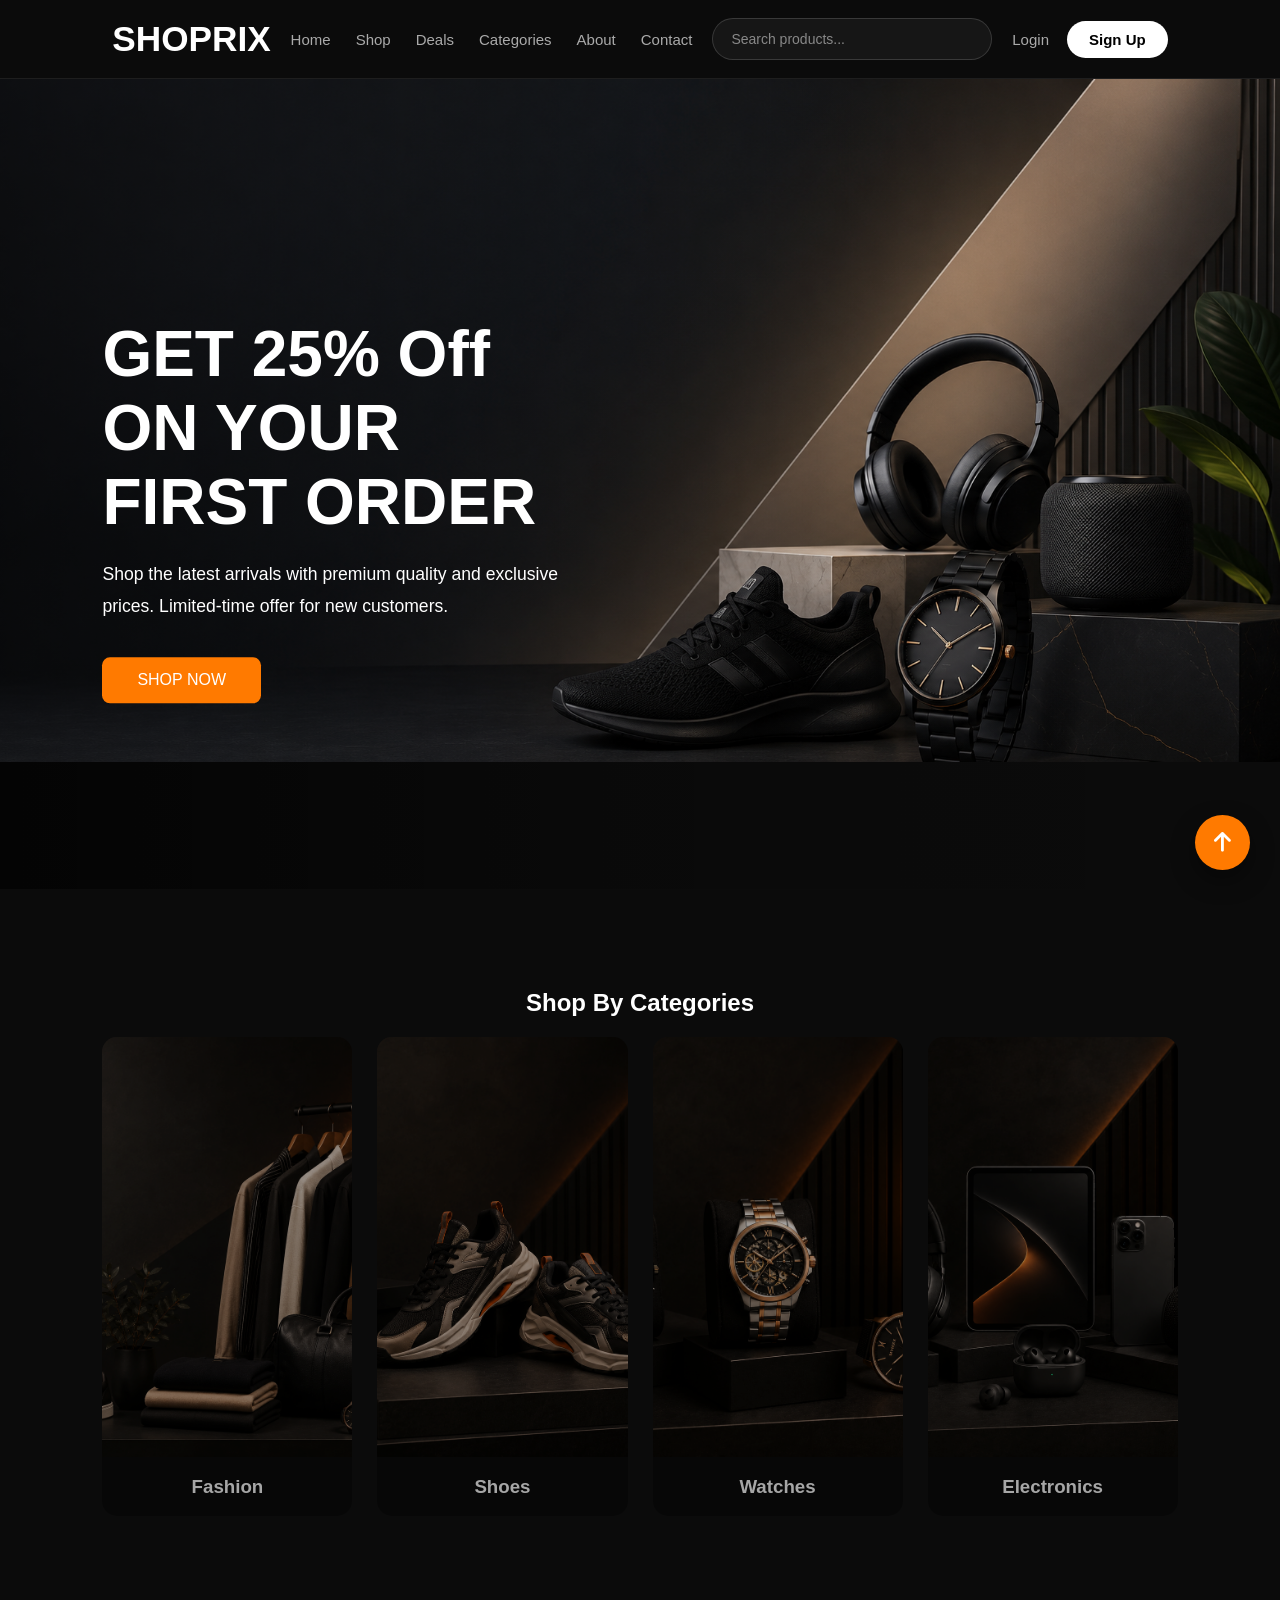
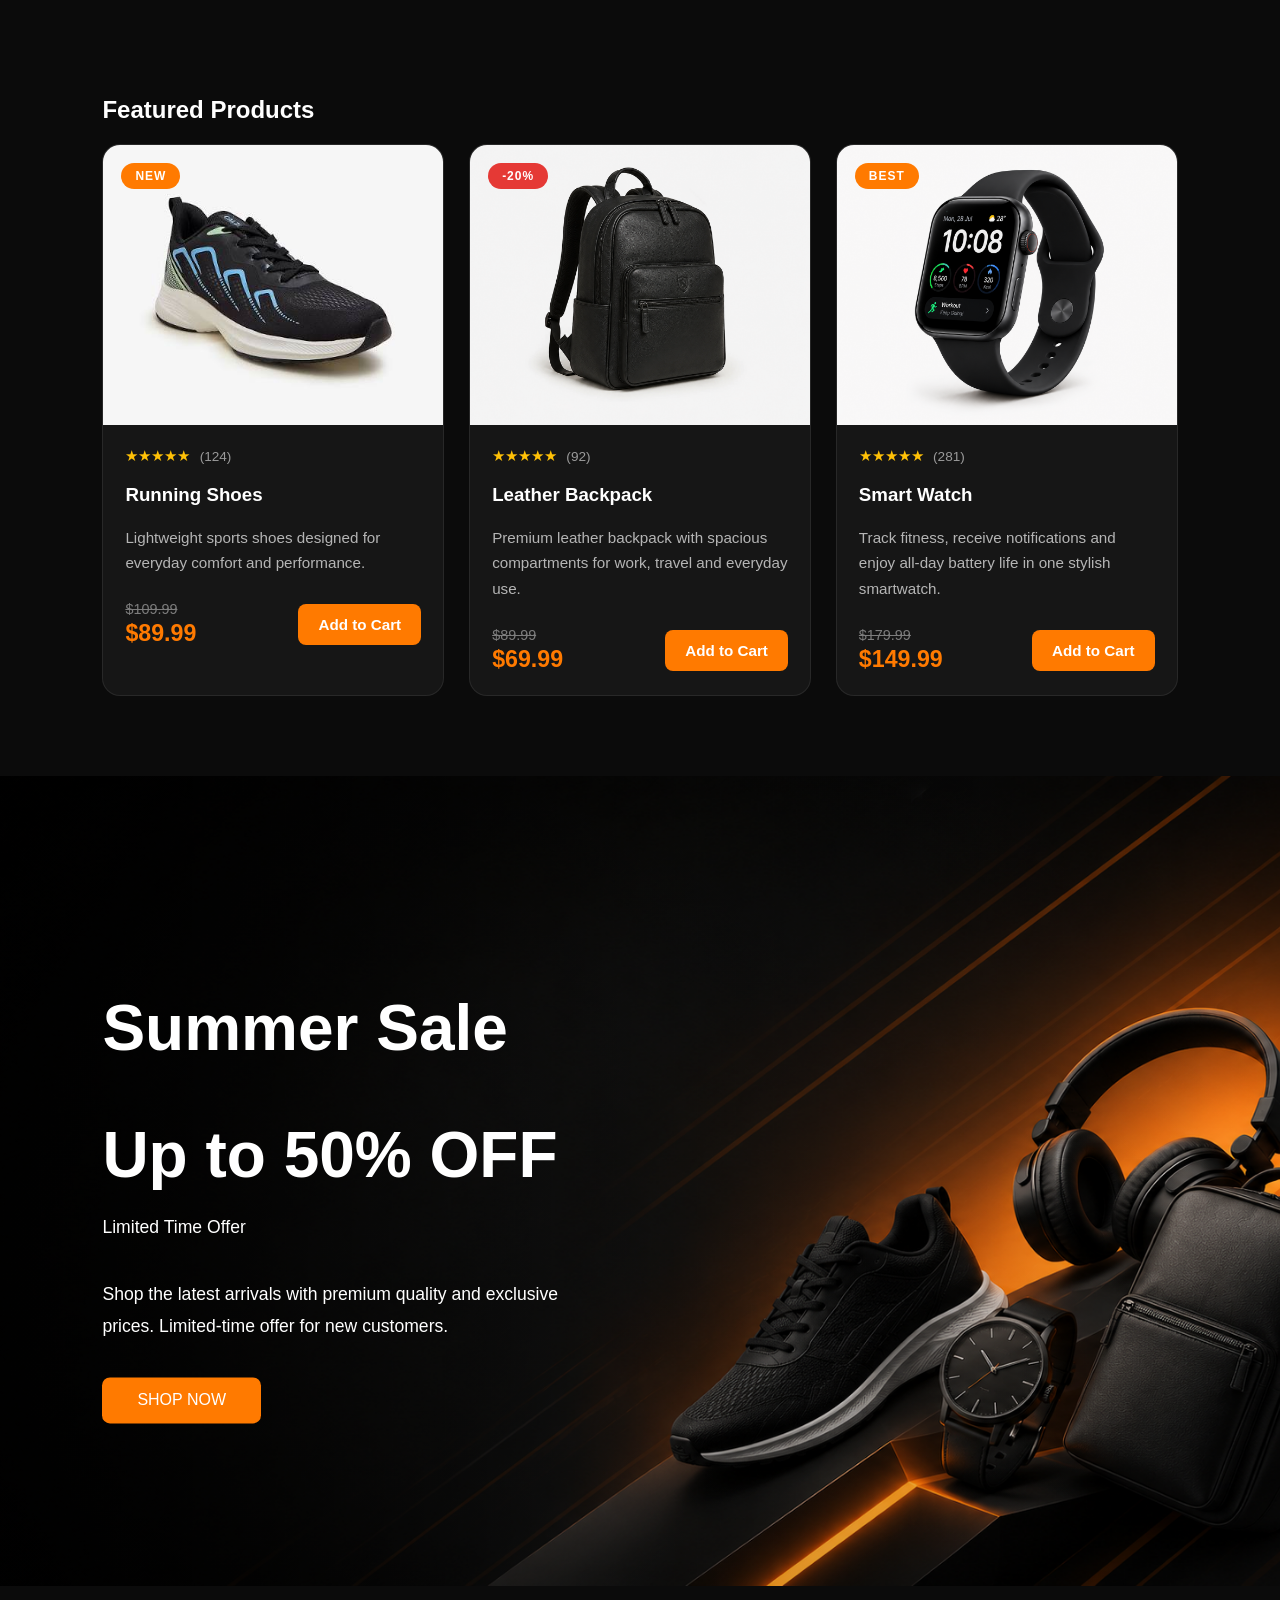
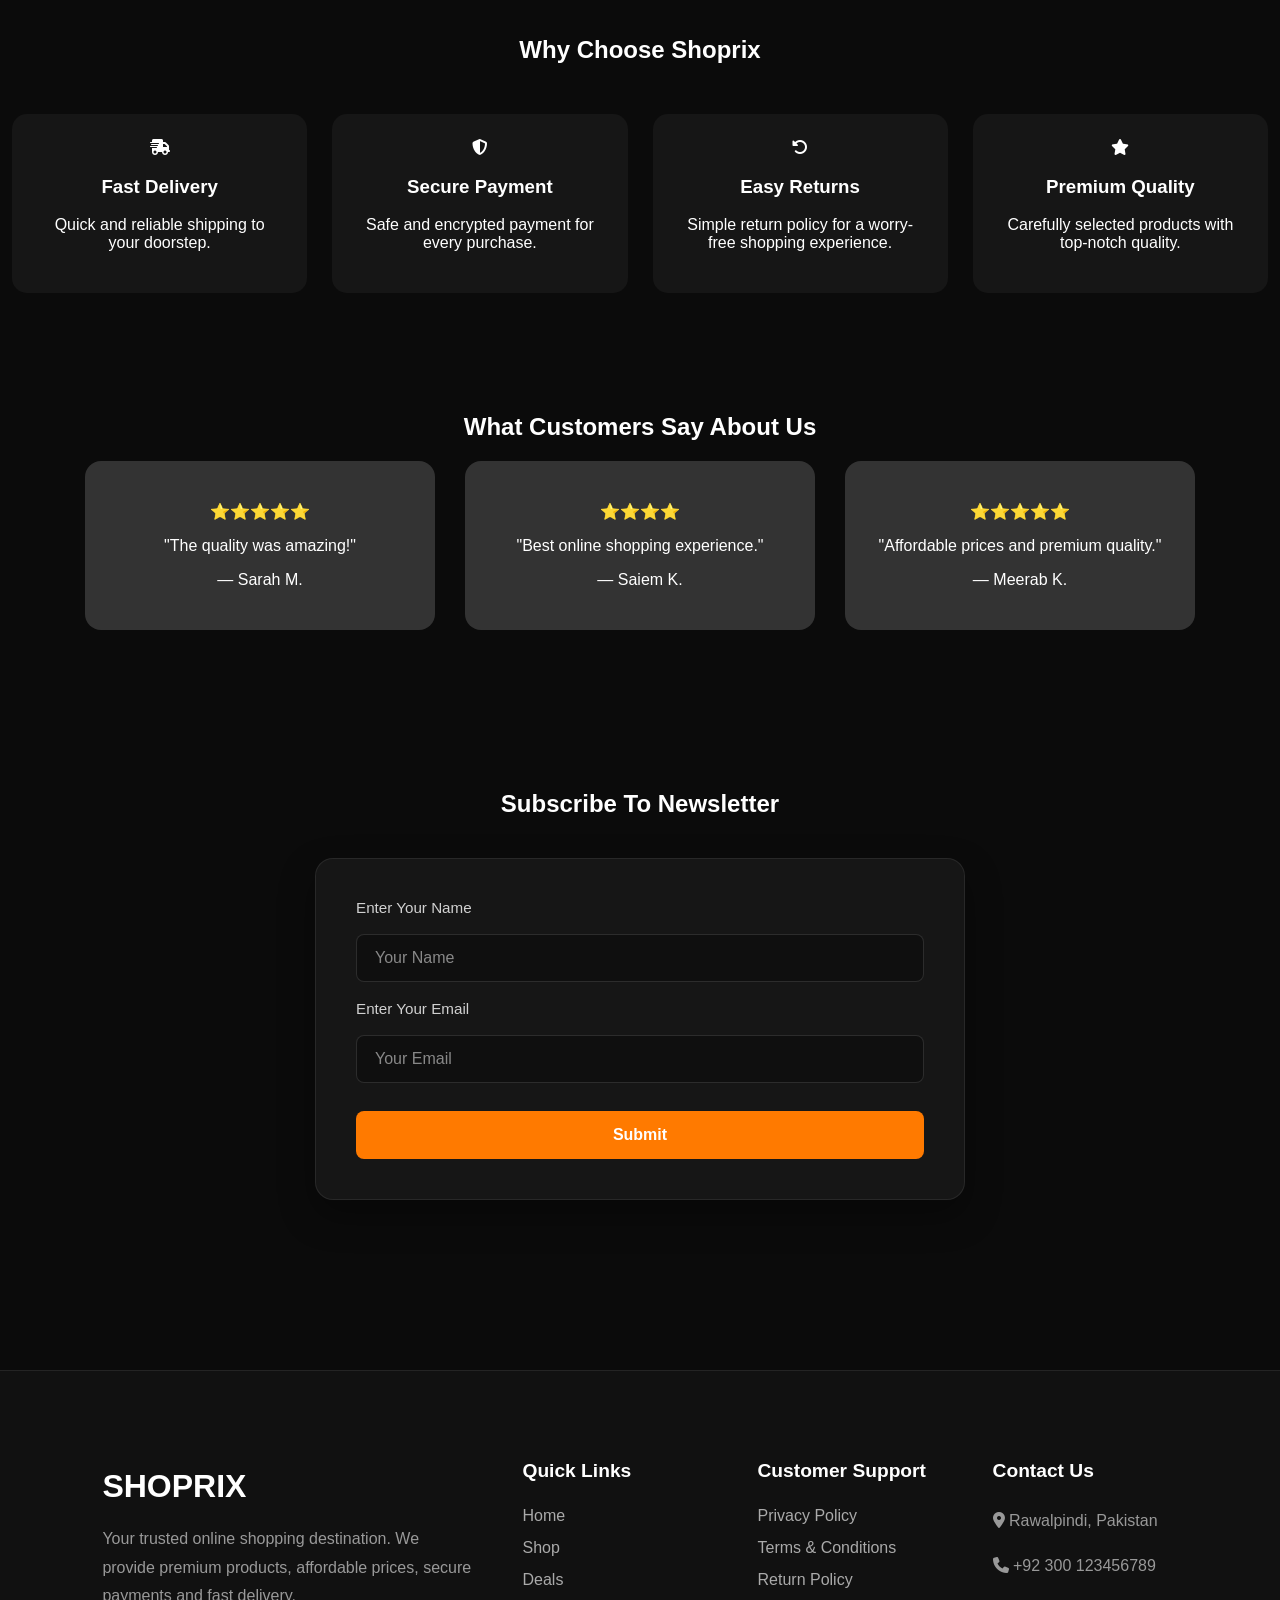
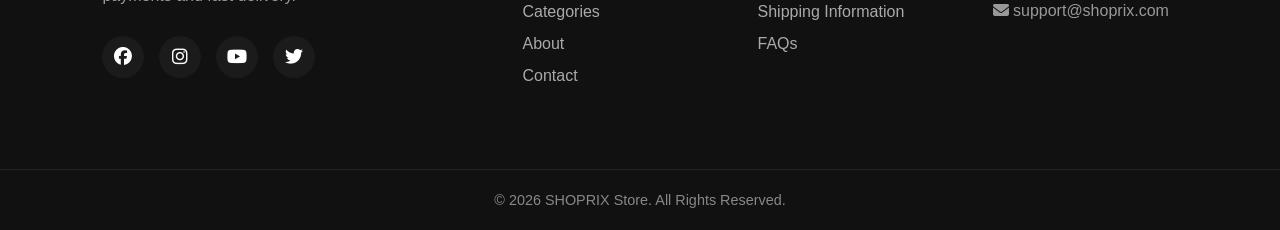
<file: Ecommerce Website/index.html>
<!DOCTYPE html>
<html lang="en">
<head>
    <meta charset="UTF-8">
    <meta name="viewport" content="width=device-width, initial-scale=1.0">
    <title>Shoprix | Home</title>
    <link rel="stylesheet" href="style.css">
    <link rel="icon" type="image/png" href="./images/favicon.png">
    <link rel="stylesheet" href="https://cdnjs.cloudflare.com/ajax/libs/font-awesome/6.7.2/css/all.min.css">
</head>
<body>
     <!-- ===================== NAVBAR ===================== -->
        <header class="navbar">
            <div class="logo">
                <h1>
                    SHOPRIX
                </h1>
            </div>
            <nav class="nav-links">
                <a href="index.html">
                    Home
                </a>
                <a href="shop.html">
                    Shop
                </a>
                <a href="#">
                    Deals
                </a>
                <a href="#">
                    Categories
                </a>
                <a href="about.html">
                    About
                </a>
                <a href="contact.html">
                    Contact
                </a>
            </nav>
            <div class="search">
                <form>
                    <label for="product-search" class="sr-only">
                        Search Products
                    </label>
                    <input type="search" id="product-search" placeholder="Search products...">
                </form>
            </div>
            <div class="register-btn">
                <a href="login.html" class="btn-login">
                    Login
                </a>
                <a href="signup.html" class="btn-signup">
                    Sign Up
                </a>
            </div>
        </header>
    <!-- ================= HERO SECTION ================= -->
    <section class="hero">
        <div class="banner-img">
            <img src="./images/banner.png" alt="Shoprix shopping banner">
        </div>
        <div class="hero-content">
            <h1>
                GET <span>25% Off</span><br>
                ON YOUR FIRST ORDER
            </h1>
            <p>
                Shop the latest arrivals with premium quality and
                exclusive prices. Limited-time offer for new customers.
            </p>
            <a href="./shop.html" class="btn">
                SHOP NOW
            </a>
        </div>
    </section>
    <!-- ================= CATEGORIES SECTION ================= -->
    <section class="categories">
        <h2>
            Shop By Categories
        </h2>
        <div class="ctg">
            <div class="category">
                <img src="./images/fashion-category-img.png" alt="Fashion category">
                <h3>
                    Fashion
                </h3>
            </div>
            <div class="category">
                <img src="./images/shoes-category-img.png" alt="Shoes category">
                <h3>
                    Shoes
                </h3>
            </div>
            <div class="category">
                <img src="./images/watches-category-img.png" alt="Watches category">
                <h3>
                    Watches
                </h3>
            </div>
            <div class="category">
                <img src="./images/electronics-category-img.png" alt="Electronics category">
                <h3>
                    Electronics
                </h3>
            </div>
        </div>
    </section>
    <!-- ================= FEATURED PRODUCTS ================= -->
    <section class="featured-products">
        <h2>
            Featured Products
        </h2>
        <div class="products">
            <!-- Product 1 -->
            <div class="product">
                <span class="badge">
                    NEW
                </span>
                <img src="./images/running-shoes.jfif" alt="Running Shoes">
                <div class="content">
                    <div class="rating">
                        ★★★★★
                        <span>(124)</span>
                    </div>
                    <h3>
                        Running Shoes
                    </h3>
                    <p>
                        Lightweight sports shoes designed for everyday
                        comfort and performance.
                    </p>
                    <div class="bottom">
                        <div class="price-box">
                            <span class="old-price">
                                $109.99
                            </span>
                            <span class="price">
                                $89.99
                            </span>
                        </div>
                        <button>
                            Add to Cart
                        </button>
                    </div>
                </div>
            </div>
            <!-- Product 2 -->
            <div class="product">
                <span class="badge sale">
                    -20%
                </span>
                <img src="./images/leather-backpack.png" alt="Leather Backpack">
                <div class="content">
                    <div class="rating">
                        ★★★★★
                        <span>(92)</span>
                    </div>
                    <h3>
                        Leather Backpack
                    </h3>
                    <p>
                        Premium leather backpack with spacious
                        compartments for work, travel and everyday use.
                    </p>
                    <div class="bottom">
                        <div class="price-box">
                            <span class="old-price">
                                $89.99
                            </span>
                            <span class="price">
                                $69.99
                            </span>
                        </div>
                        <button>
                            Add to Cart
                        </button>
                    </div>
                </div>
            </div>
            <!-- Product 3 -->
            <div class="product">
                <span class="badge">
                    BEST
                </span>
                <img src="./images/smart-watch.png" alt="Smart Watch">
                <div class="content">
                    <div class="rating">
                        ★★★★★
                        <span>(281)</span>
                    </div>
                    <h3>
                        Smart Watch
                    </h3>
                    <p>
                        Track fitness, receive notifications and enjoy
                        all-day battery life in one stylish smartwatch.
                    </p>
                    <div class="bottom">
                        <div class="price-box">
                            <span class="old-price">
                                $179.99
                            </span>
                            <span class="price">
                                $149.99
                            </span>
                        </div>
                        <button>
                            Add to Cart
                        </button>
                    </div>
                </div>
            </div>
        </div>
    </section>
    <!-- ================= FLASH SALE ================= -->
    <section class="flash-sale">
        <img src="./images/flash-sale-banner.png" alt="Summer flash sale banner">
        <div class="flash-sale-content">
            <h2>
                Summer Sale
            </h2>
            <h1>
                Up to <span>50% OFF</span>
            </h1>
            <p class="offer-text">
                Limited Time Offer
            </p>
            <p>
                Shop the latest arrivals with premium quality and
                exclusive prices. Limited-time offer for new customers.
            </p>
            <a href="./shop.html" class="btn">
                SHOP NOW
            </a>
        </div>
    </section>
    <!-- ================= WHY CHOOSE SHOPRIX ================= -->
    <section class="why-choose">
        <h2>
            Why Choose Shoprix
        </h2>
        <div class="specialities">
            <div class="speciality">
                <i class="fa-solid fa-truck-fast"></i>
                <h3>
                    Fast Delivery
                </h3>
                <p>
                    Quick and reliable shipping to your doorstep.
                </p>
            </div>
            <div class="speciality">
                <i class="fa-solid fa-shield-halved"></i>
                <h3>
                    Secure Payment
                </h3>
                <p>
                    Safe and encrypted payment for every purchase.
                </p>
            </div>
            <div class="speciality">
                <i class="fa-solid fa-rotate-left"></i>
                <h3>
                    Easy Returns
                </h3>
                <p>
                    Simple return policy for a worry-free shopping
                    experience.
                </p>
            </div>
            <div class="speciality">
                <i class="fa-solid fa-star"></i>
                <h3>
                    Premium Quality
                </h3>
                <p>
                    Carefully selected products with top-notch quality.
                </p>
            </div>
        </div>
    </section>
    <!-- ================= TESTIMONIALS ================= -->
    <section class="testimonials">
        <h2>
            What Customers Say About Us
        </h2>
        <div class="customer-reviews">
            <div class="customer">
                <p>
                    ⭐⭐⭐⭐⭐
                </p>
                <p>
                    "The quality was amazing!"
                </p>
                <p>
                    — Sarah M.
                </p>
            </div>
            <div class="customer">
                <p>
                    ⭐⭐⭐⭐
                </p>
                <p>
                    "Best online shopping experience."
                </p>
                <p>
                    — Saiem K.
                </p>
            </div>
            <div class="customer">
                <p>
                    ⭐⭐⭐⭐⭐
                </p>
                <p>
                    "Affordable prices and premium quality."
                </p>
                <p>
                    — Meerab K.
                </p>
            </div>
        </div>
    </section>
    <!-- ================= NEWSLETTER ================= -->
    <section class="newsletter">
        <h2>
            Subscribe To Newsletter
        </h2>
        <form action="">
            <label for="name">
                Enter Your Name
            </label>
            <input type="text" name="name" id="name" placeholder="Your Name">
            <label for="email">
                Enter Your Email
            </label>
            <input type="email" name="email" id="email" placeholder="Your Email">
            <input type="submit" value="Submit">
        </form>
    </section>
    <!-- ===================== FOOTER ===================== -->
        <footer class="footer">
            <div class="footer-container">
                <!-- Brand -->
                <div class="footer-box">
                    <h2>
                        SHOPRIX
                    </h2>
                    <p>
                        Your trusted online shopping destination.
                        We provide premium products, affordable prices,
                        secure payments and fast delivery.
                    </p>
                    <div class="social-icons">
                        <a href="#">
                            <i class="fa-brands fa-facebook"></i>
                        </a>
                        <a href="#">
                            <i class="fa-brands fa-instagram"></i>
                        </a>
                        <a href="#">
                            <i class="fa-brands fa-youtube"></i>
                        </a>
                        <a href="#">
                            <i class="fa-brands fa-twitter"></i>
                        </a>
                    </div>
                </div>
                <!-- Quick Links -->
                <div class="footer-box">
                    <h3>
                        Quick Links
                    </h3>
                    <a href="index.html">
                        Home
                    </a>
                    <a href="products.html">
                        Shop
                    </a>
                    <a href="#">
                        Deals
                    </a>
                    <a href="#">
                        Categories
                    </a>
                    <a href="about.html">
                        About
                    </a>
                    <a href="contact.html">
                        Contact
                    </a>
                </div>
                <!-- Customer Support -->
                <div class="footer-box">
                    <h3>
                        Customer Support
                    </h3>
                    <a href="#">
                        Privacy Policy
                    </a>
                    <a href="#">
                        Terms & Conditions
                    </a>
                    <a href="#">
                        Return Policy
                    </a>
                    <a href="#">
                        Shipping Information
                    </a>
                    <a href="#">
                        FAQs
                    </a>
                </div>
                <!-- Contact -->
                <div class="footer-box">
                    <h3>
                        Contact Us
                    </h3>
                    <p>
                        <i class="fa-solid fa-location-dot"></i>
                        Rawalpindi, Pakistan
                    </p>
                    <p>
                        <i class="fa-solid fa-phone"></i>
                        +92 300 123456789
                    </p>
                    <p>
                        <i class="fa-solid fa-envelope"></i>
                        support@shoprix.com
                    </p>
                </div>
            </div>
            <!-- Footer Bottom -->
            <div class="footer-bottom">
                <p>
                    © 2026 SHOPRIX Store. All Rights Reserved.
                </p>
            </div>
        </footer>
        <!-- ===================== BACK TO TOP ===================== -->
        <a href="#" class="back-to-top" aria-label="Back To Top">
            <i class="fa-solid fa-arrow-up"></i>
        </a>
    </div>
</body>
</html>
</file>
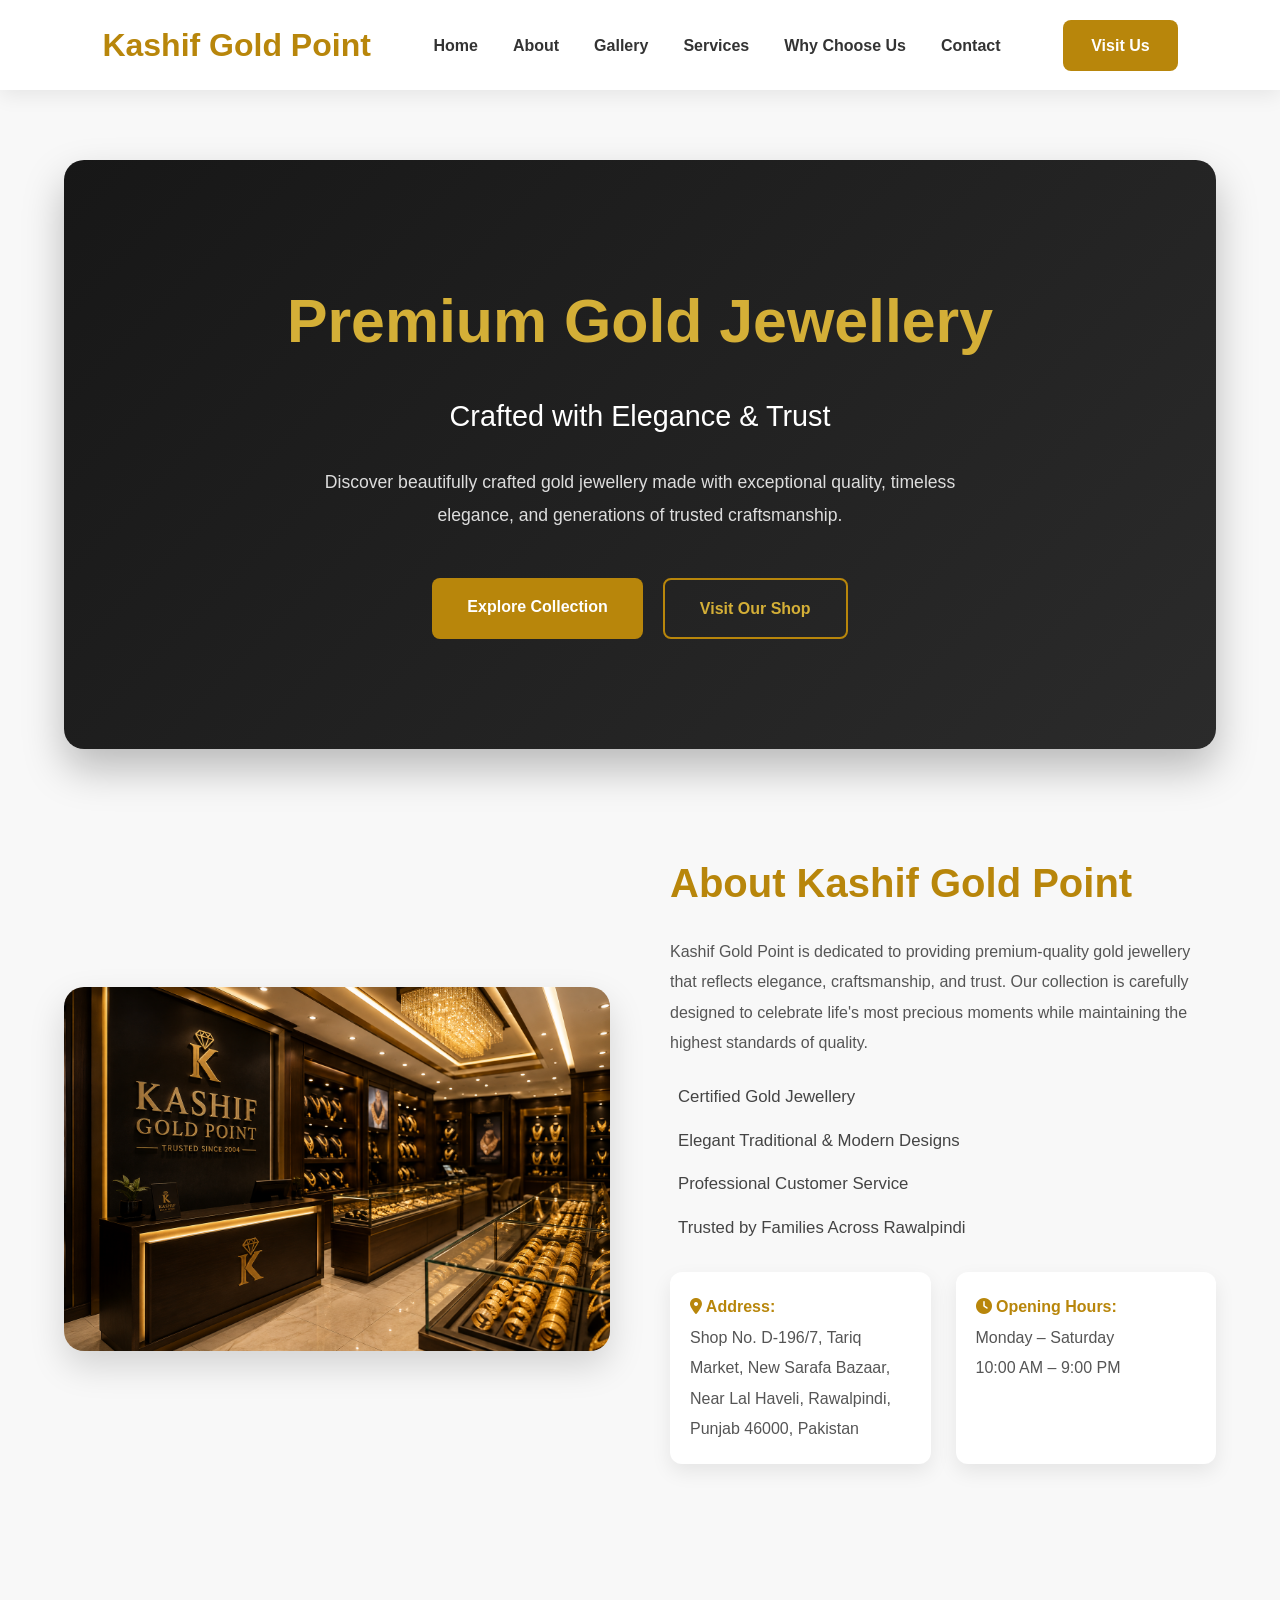
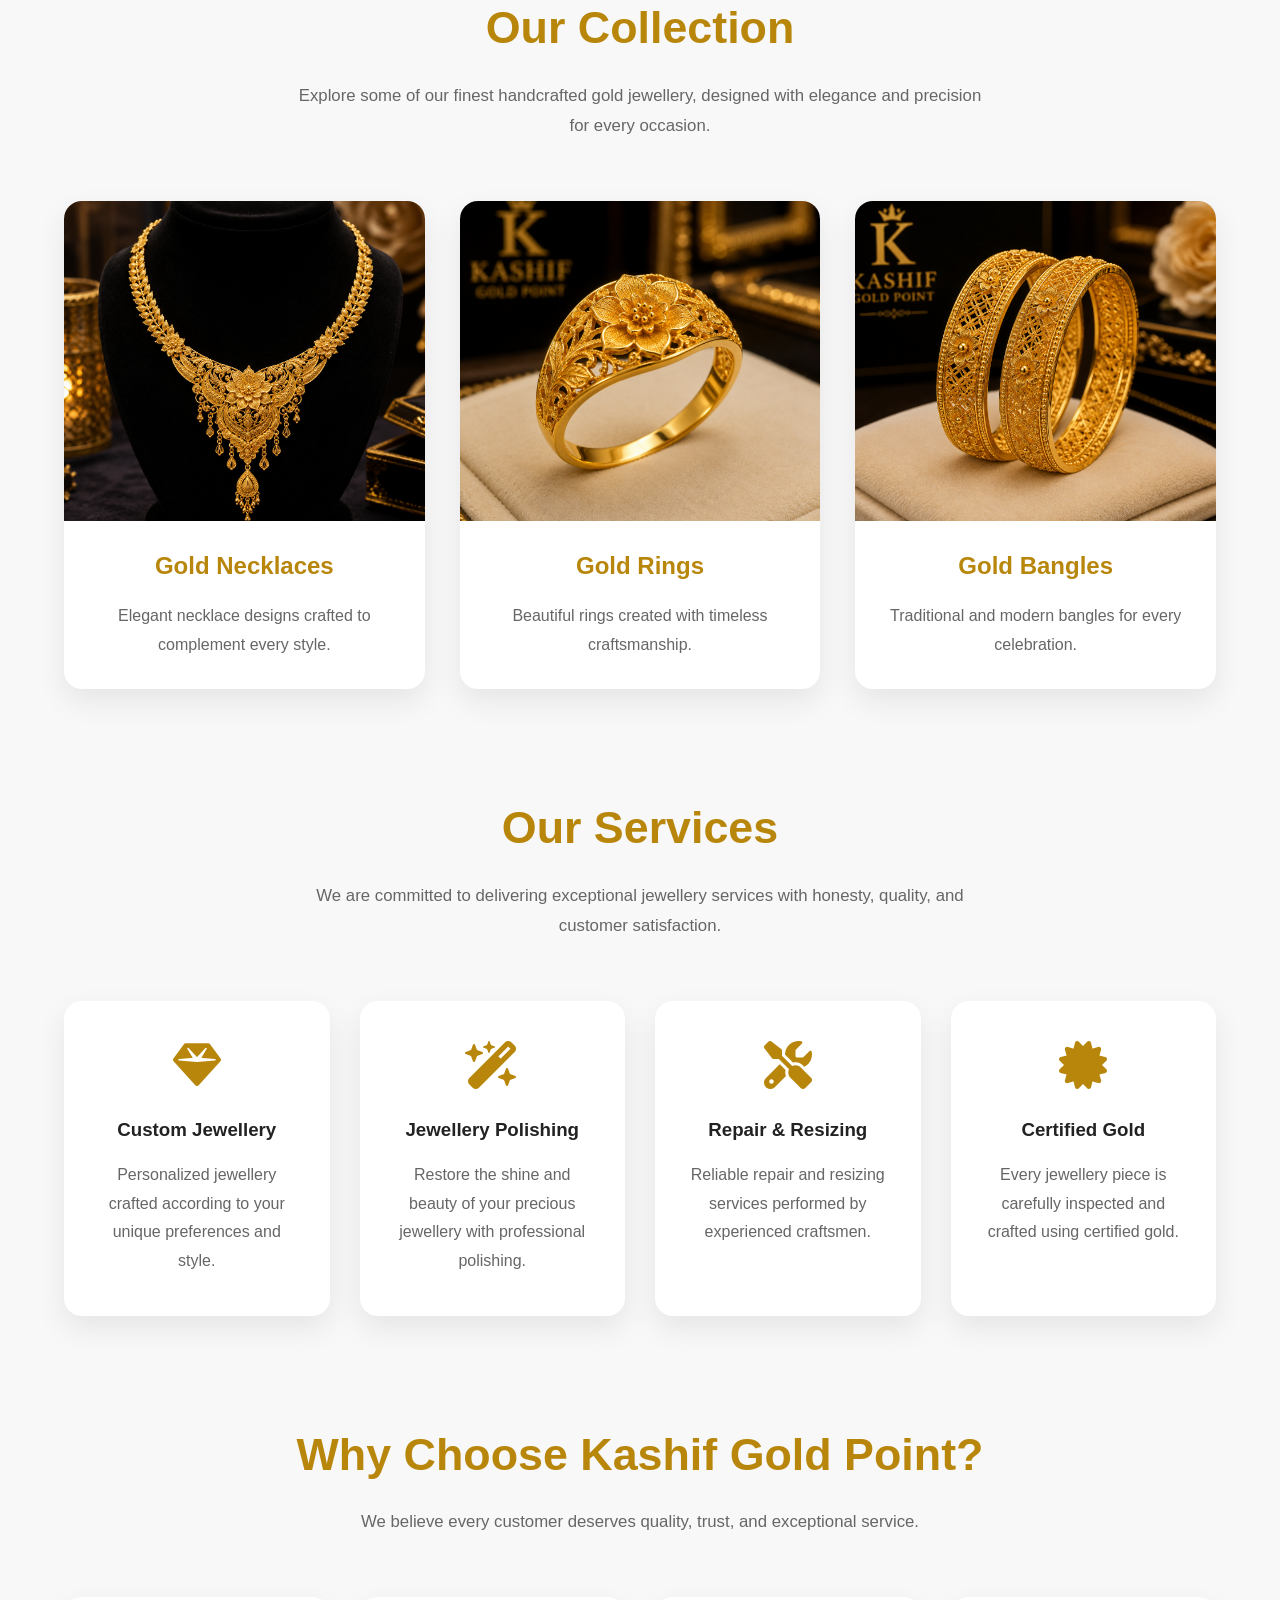
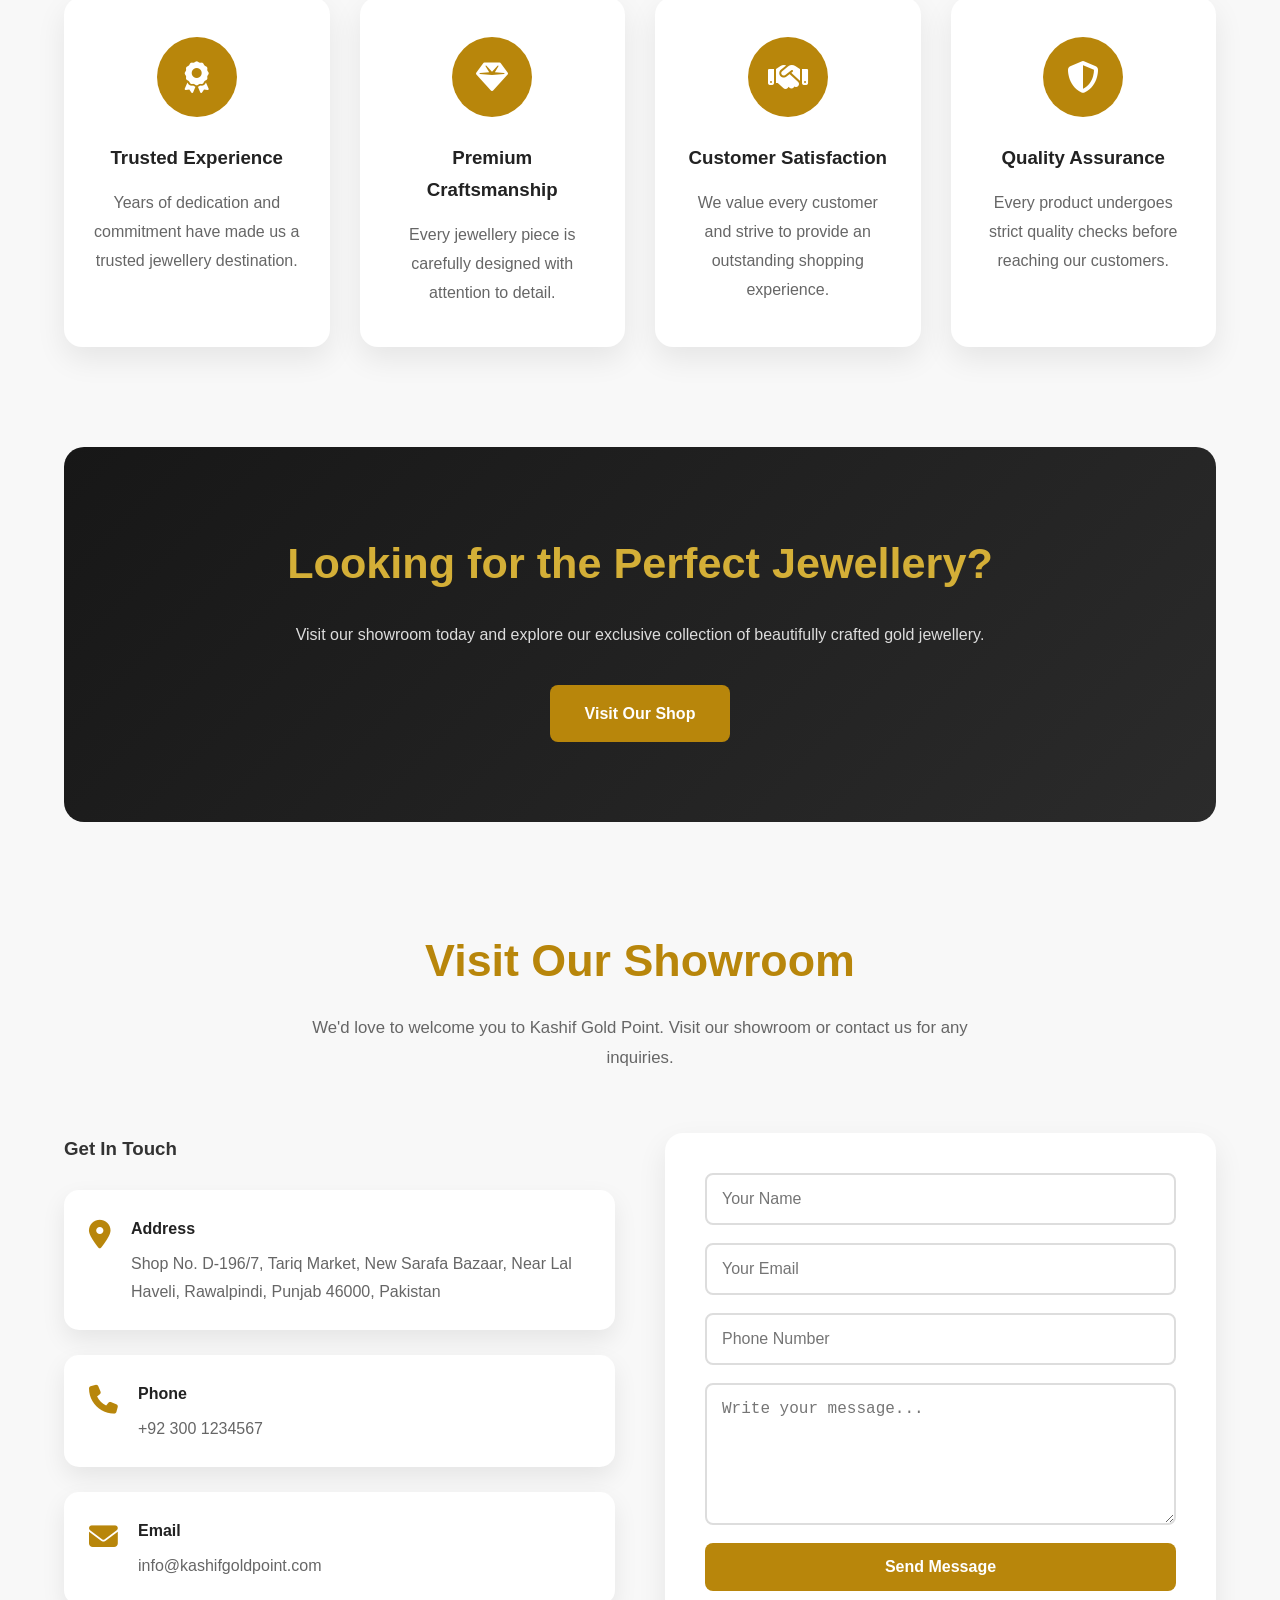
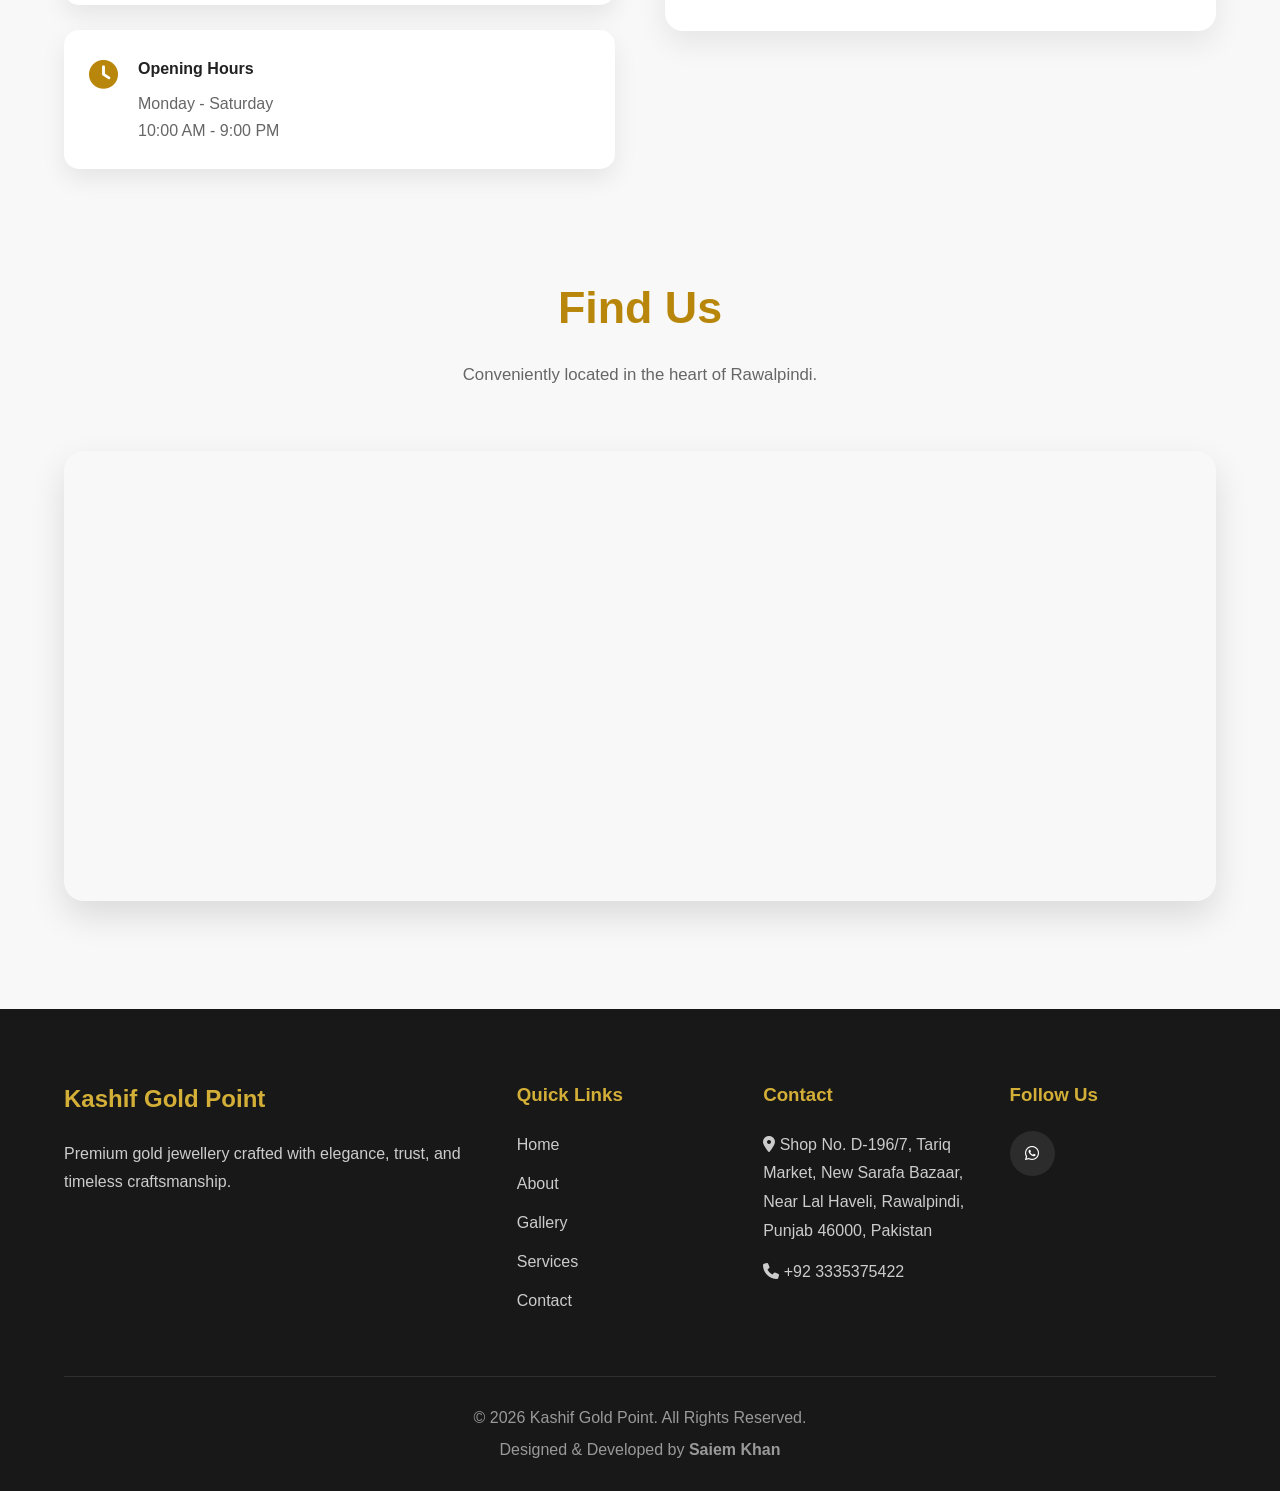
<file: Kashif Gold Point/index.html>
<!DOCTYPE html>
<html lang="en">

<head>
    <meta charset="UTF-8">
    <meta name="viewport" content="width=device-width, initial-scale=1.0">

    <title>Kashif Gold Point | Premium Gold Jewellery</title>

    <meta name="description"
        content="Kashif Gold Point offers premium gold jewellery, elegant craftsmanship, and trusted services in Rawalpindi.">

    <link rel="stylesheet" href="./CSS/style.css">

    <!-- Font Awesome -->
    <link rel="stylesheet"
        href="https://cdnjs.cloudflare.com/ajax/libs/font-awesome/6.7.2/css/all.min.css">
</head>

<body>

    <!-- ================= HEADER ================= -->

    <header>

        <div class="logo">
            <h1>Kashif Gold Point</h1>
        </div>

        <nav>
            <ul class="nav-links">
                <li><a href="#home">Home</a></li>
                <li><a href="#about">About</a></li>
                <li><a href="#gallery">Gallery</a></li>
                <li><a href="#services">Services</a></li>
                <li><a href="#why-us">Why Choose Us</a></li>
                <li><a href="#contact">Contact</a></li>
            </ul>
        </nav>

        <div class="contact-btn">
            <a href="#contact">Visit Us</a>
        </div>

    </header>

    <!-- ================= HERO ================= -->

    <section class="hero" id="home">

        <div class="hero-content">

            <h1>Premium Gold Jewellery</h1>

            <h3>Crafted with Elegance & Trust</h3>

            <p>
                Discover beautifully crafted gold jewellery made with
                exceptional quality, timeless elegance, and generations
                of trusted craftsmanship.
            </p>

            <div class="hero-btn">
                <a href="#gallery">Explore Collection</a>
                <a href="#contact">Visit Our Shop</a>
            </div>

        </div>

    </section>

    <!-- ================= ABOUT ================= -->

    <section class="abt-us" id="about">

        <div class="about-img">
            <img src="./Images/shop-img.png" alt="Kashif Gold Point Showroom">
        </div>

        <div class="about-content">

            <h2>About Kashif Gold Point</h2>

            <p>
                Kashif Gold Point is dedicated to providing premium-quality
                gold jewellery that reflects elegance, craftsmanship, and
                trust. Our collection is carefully designed to celebrate
                life's most precious moments while maintaining the highest
                standards of quality.
            </p>

            <ul>
                <li>Certified Gold Jewellery</li>
                <li>Elegant Traditional & Modern Designs</li>
                <li>Professional Customer Service</li>
                <li>Trusted by Families Across Rawalpindi</li>
            </ul>

            <div class="shop-info">

                <p>
                    <strong><i class="fa-solid fa-location-dot"></i> Address:</strong><br>
                   Shop No. D-196/7, Tariq Market, New Sarafa Bazaar, Near Lal Haveli, Rawalpindi, Punjab 46000, Pakistan
                </p>

                <p>
                    <strong><i class="fa-solid fa-clock"></i> Opening Hours:</strong><br>
                    Monday – Saturday<br>
                    10:00 AM – 9:00 PM
                </p>

            </div>

        </div>

    </section>

        <!-- ================= GALLERY ================= -->

    <section class="gallery" id="gallery">

        <div class="section-title">
            <h2>Our Collection</h2>

            <p>
                Explore some of our finest handcrafted gold jewellery,
                designed with elegance and precision for every occasion.
            </p>
        </div>

        <div class="gallery-grid">

            <div class="gallery-card">
                <img src="./Images/necklace.png" alt="Gold Necklace">
                <h3>Gold Necklaces</h3>
                <p>
                    Elegant necklace designs crafted to complement every style.
                </p>
            </div>

            <div class="gallery-card">
                <img src="./Images/goldring.png" alt="Gold Ring">
                <h3>Gold Rings</h3>
                <p>
                    Beautiful rings created with timeless craftsmanship.
                </p>
            </div>

            <div class="gallery-card">
                <img src="./Images/bangles.png" alt="Gold Bangles">
                <h3>Gold Bangles</h3>
                <p>
                    Traditional and modern bangles for every celebration.
                </p>
            </div>

        </div>

    </section>

    <!-- ================= SERVICES ================= -->

    <section class="services" id="services">

        <div class="section-title">

            <h2>Our Services</h2>

            <p>
                We are committed to delivering exceptional jewellery services
                with honesty, quality, and customer satisfaction.
            </p>

        </div>

        <div class="services-grid">

            <div class="service-card">
                <i class="fa-solid fa-gem"></i>

                <h3>Custom Jewellery</h3>

                <p>
                    Personalized jewellery crafted according to your
                    unique preferences and style.
                </p>

            </div>

            <div class="service-card">
                <i class="fa-solid fa-wand-magic-sparkles"></i>

                <h3>Jewellery Polishing</h3>

                <p>
                    Restore the shine and beauty of your precious jewellery
                    with professional polishing.
                </p>

            </div>

            <div class="service-card">
                <i class="fa-solid fa-screwdriver-wrench"></i>

                <h3>Repair & Resizing</h3>

                <p>
                    Reliable repair and resizing services performed by
                    experienced craftsmen.
                </p>

            </div>

            <div class="service-card">
                <i class="fa-solid fa-certificate"></i>

                <h3>Certified Gold</h3>

                <p>
                    Every jewellery piece is carefully inspected and
                    crafted using certified gold.
                </p>

            </div>

        </div>

    </section>

    <!-- ================= WHY CHOOSE US ================= -->

    <section class="why-us" id="why-us">

        <div class="section-title">

            <h2>Why Choose Kashif Gold Point?</h2>

            <p>
                We believe every customer deserves quality, trust,
                and exceptional service.
            </p>

        </div>

        <div class="why-grid">

            <div class="why-card">

                <div class="why-icon">
                    <i class="fa-solid fa-award"></i>
                </div>

                <h3>Trusted Experience</h3>

                <p>
                    Years of dedication and commitment have made us
                    a trusted jewellery destination.
                </p>

            </div>

            <div class="why-card">

                <div class="why-icon">
                    <i class="fa-solid fa-gem"></i>
                </div>

                <h3>Premium Craftsmanship</h3>

                <p>
                    Every jewellery piece is carefully designed
                    with attention to detail.
                </p>

            </div>

            <div class="why-card">

                <div class="why-icon">
                    <i class="fa-solid fa-handshake"></i>
                </div>

                <h3>Customer Satisfaction</h3>

                <p>
                    We value every customer and strive to provide
                    an outstanding shopping experience.
                </p>

            </div>

            <div class="why-card">

                <div class="why-icon">
                    <i class="fa-solid fa-shield-halved"></i>
                </div>

                <h3>Quality Assurance</h3>

                <p>
                    Every product undergoes strict quality checks
                    before reaching our customers.
                </p>

            </div>

        </div>

    </section>

    <!-- ================= CALL TO ACTION ================= -->

    <section class="cta">

        <h2>Looking for the Perfect Jewellery?</h2>

        <p>
            Visit our showroom today and explore our exclusive
            collection of beautifully crafted gold jewellery.
        </p>

        <a href="#contact">Visit Our Shop</a>

    </section>

        <!-- ================= CONTACT ================= -->

    <section class="contact" id="contact">

        <div class="section-title">

            <h2>Visit Our Showroom</h2>

            <p>
                We'd love to welcome you to Kashif Gold Point.
                Visit our showroom or contact us for any inquiries.
            </p>

        </div>

        <div class="contact-container">

            <!-- Contact Information -->

            <div class="contact-info">

                <h3>Get In Touch</h3>

                <div class="info-box">
                    <i class="fa-solid fa-location-dot"></i>

                    <div>
                        <h4>Address</h4>
                        <p>
                            Shop No. D-196/7, Tariq Market, New Sarafa Bazaar, Near Lal Haveli, Rawalpindi, Punjab 46000, Pakistan
                        </p>
                    </div>
                </div>

                <div class="info-box">
                    <i class="fa-solid fa-phone"></i>

                    <div>
                        <h4>Phone</h4>
                        <p>+92 300 1234567</p>
                    </div>
                </div>

                <div class="info-box">
                    <i class="fa-solid fa-envelope"></i>

                    <div>
                        <h4>Email</h4>
                        <p>info@kashifgoldpoint.com</p>
                    </div>
                </div>

                <div class="info-box">
                    <i class="fa-solid fa-clock"></i>

                    <div>
                        <h4>Opening Hours</h4>
                        <p>
                            Monday - Saturday<br>
                            10:00 AM - 9:00 PM
                        </p>
                    </div>
                </div>

            </div>

            <!-- Contact Form -->

            <div class="contact-form">

                <form>

                    <input
                        type="text"
                        placeholder="Your Name"
                        required>

                    <input
                        type="email"
                        placeholder="Your Email"
                        required>

                    <input
                        type="tel"
                        placeholder="Phone Number"
                        required>

                    <textarea
                        rows="6"
                        placeholder="Write your message..."
                        required></textarea>

                    <button type="submit">
                        Send Message
                    </button>

                </form>

            </div>

        </div>

    </section>

    <!-- ================= MAP ================= -->

    <section class="map-section">

        <div class="section-title">

            <h2>Find Us</h2>

            <p>
                Conveniently located in the heart of Rawalpindi.
            </p>

        </div>

        <div class="map">

            <!-- Replace with your own Google Maps embed -->

           <iframe
    src="https://www.google.com/maps?q=Shop%20No.%20D-196%2F7%2C%20Tariq%20Market%2C%20New%20Sarafa%20Bazaar%2C%20Near%20Lal%20Haveli%2C%20Rawalpindi%2C%20Pakistan&output=embed"
    width="100%"
    height="450"
    style="border:0;"
    allowfullscreen=""
    loading="lazy"
    referrerpolicy="no-referrer-when-downgrade">
</iframe>

        </div>

    </section>

    <!-- ================= FOOTER ================= -->

    <footer>

        <div class="footer-container">

            <!-- Company -->

            <div class="footer-column">

                <h2>Kashif Gold Point</h2>

                <p>
                    Premium gold jewellery crafted with elegance,
                    trust, and timeless craftsmanship.
                </p>

            </div>

            <!-- Links -->

            <div class="footer-column">

                <h3>Quick Links</h3>

                <ul>

                    <li><a href="#home">Home</a></li>

                    <li><a href="#about">About</a></li>

                    <li><a href="#gallery">Gallery</a></li>

                    <li><a href="#services">Services</a></li>

                    <li><a href="#contact">Contact</a></li>

                </ul>

            </div>

            <!-- Contact -->

            <div class="footer-column">

                <h3>Contact</h3>

                <p>
                    <i class="fa-solid fa-location-dot"></i>
                    Shop No. D-196/7, Tariq Market, New Sarafa Bazaar, Near Lal Haveli, Rawalpindi, Punjab 46000, Pakistan
                </p>

                <p>
                    <i class="fa-solid fa-phone"></i>
                    +92 3335375422
                </p>

                

            </div>

            <!-- Social -->

            <div class="footer-column">

                <h3>Follow Us</h3>

                <div class="social-links">

                    <a href="https://wa.me/923335375422" >
                        <i class="fa-brands fa-whatsapp"></i>
                     
                    </a>

                </div>

            </div>

        </div>

        <hr>

        <div class="footer-bottom">

            <p>
                © 2026 Kashif Gold Point. All Rights Reserved.
            </p>

            <p>
                Designed & Developed by <strong>Saiem Khan</strong>
            </p>

        </div>

    </footer>

</body>

</html>
</file>
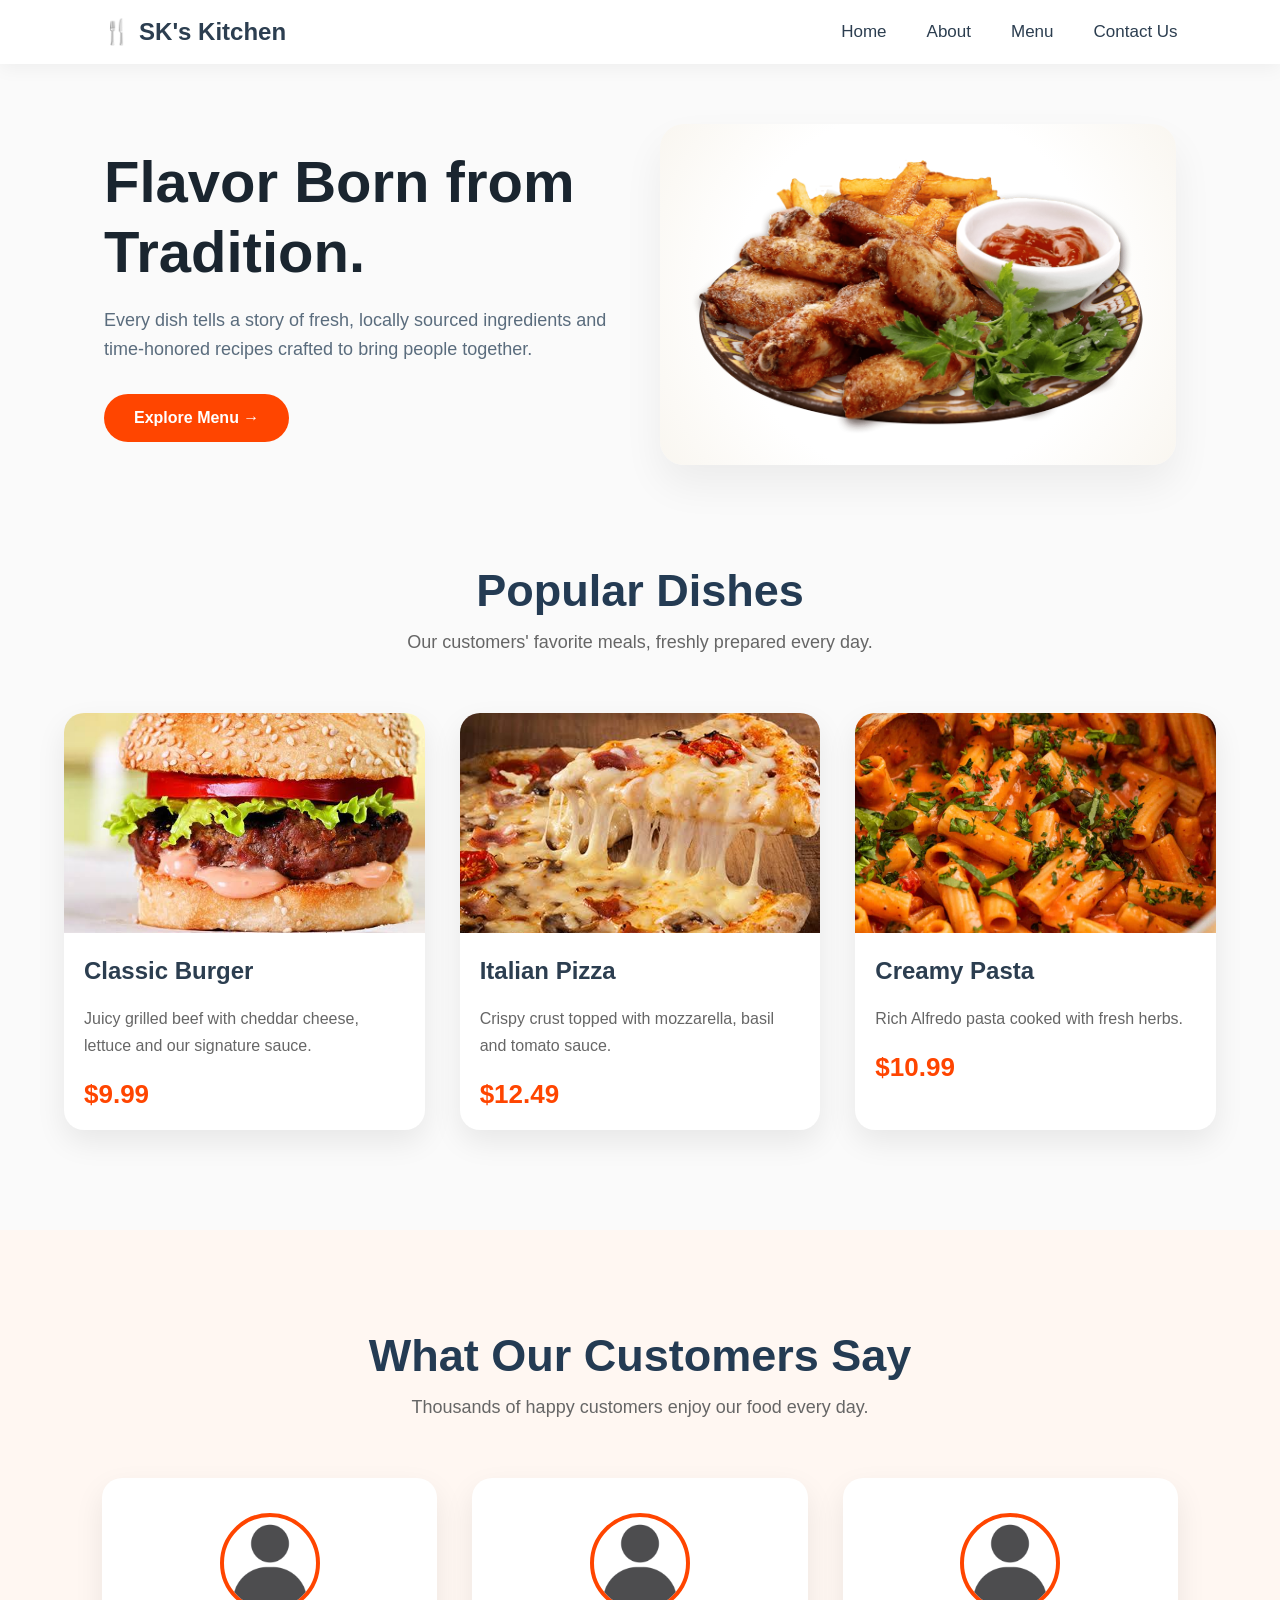
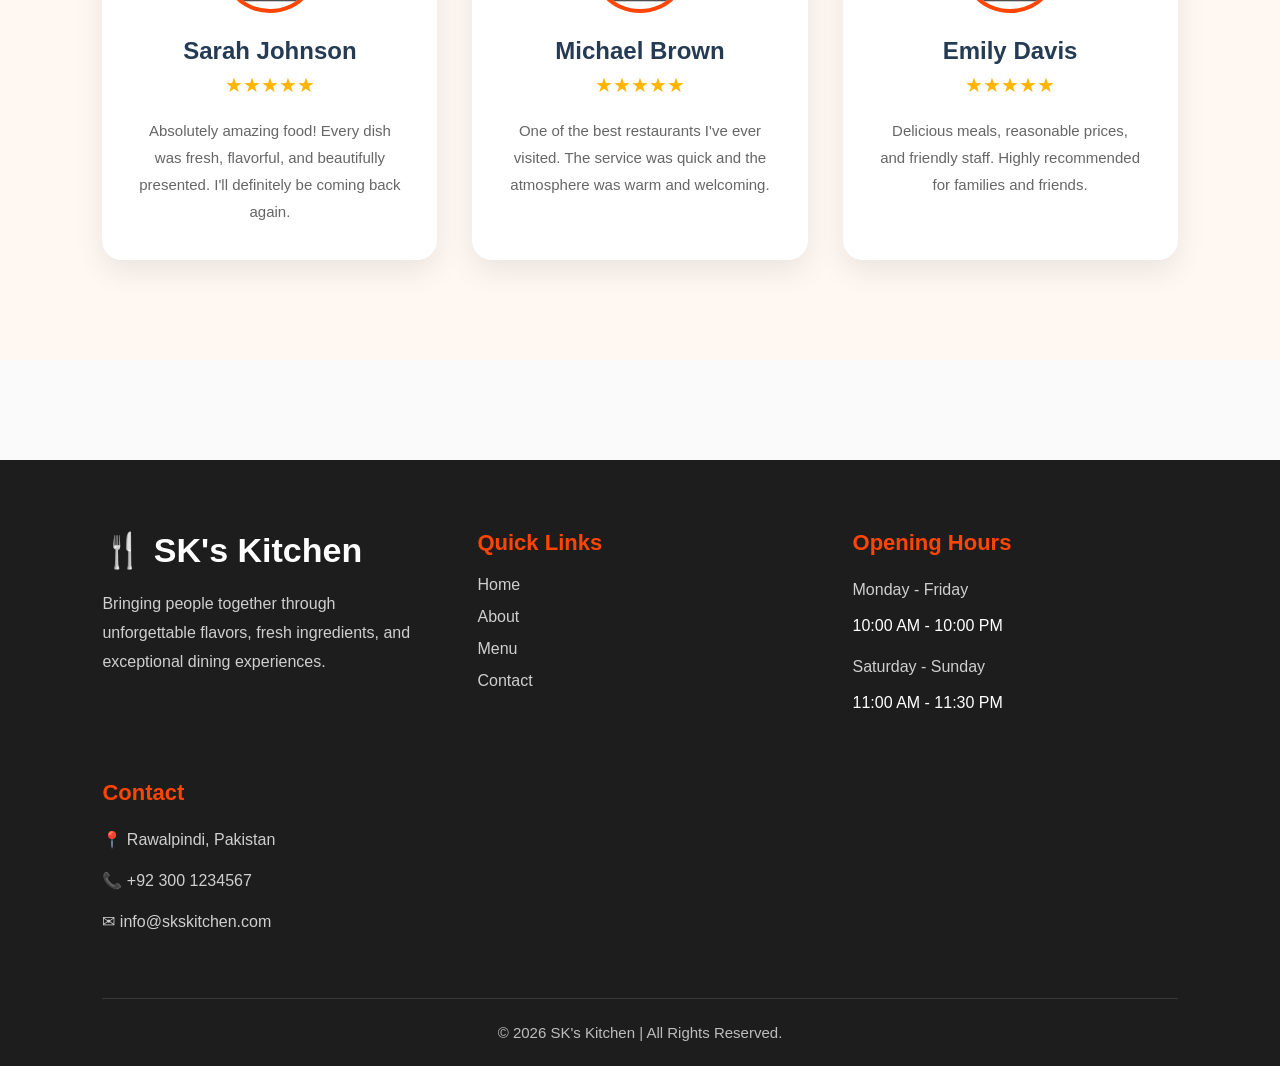
<file: Restaurant Landing Page/index.html>
<!DOCTYPE html>
<html lang="en">
<head>
    <meta charset="UTF-8">
    <meta name="viewport" content="width=device-width, initial-scale=1.0">
    <title>Restaurant - Home</title>
    <link rel="stylesheet" href="./CSS/home.css">
    <link rel="stylesheet" href="smooth.css">
    <script src="script.js"></script>
</head>
<body>
    <div class="page">
    <section class="navbar">
        <h1>🍴 SK's Kitchen</h1>
        <nav class="nav-links">
            <a href="index.html">Home</a>
            <a href="about.html">About</a>
            <a href="menu.html">Menu</a>
            <a href="">Contact Us</a>
        </nav>
    </section>

   <section class="hero">
  <!-- Text Block Wrapper -->
  <div class="hero-content">
    <h1>Flavor Born from Tradition.</h1>
    <p>Every dish tells a story of fresh, locally sourced ingredients and time-honored recipes crafted to bring people together.</p>
    <a href="menu.html" class="cta-btn">Explore Menu →</a>
  </div>
  
  <!-- Image Block Wrapper -->
  <img src="./images/pngwing.com.png " alt="Signature Restaurant Dish">
</section>

<!-- =======================================================
                    POPULAR DISHES
======================================================= -->

<section class="popular">

    <div class="section-title">

        <h2>Popular Dishes</h2>

        <p>
            Our customers' favorite meals, freshly prepared every day.
        </p>

    </div>


    <div class="popular-grid">

        <div class="dish">

            <img src="./images/images (1).jfif" alt="Burger">

            <h3>Classic Burger</h3>

            <p>
                Juicy grilled beef with cheddar cheese,
                lettuce and our signature sauce.
            </p>

            <span>$9.99</span>

        </div>


        <div class="dish">

            <img src="./images/images (2).jfif" alt="Pizza">

            <h3>Italian Pizza</h3>

            <p>
                Crispy crust topped with mozzarella,
                basil and tomato sauce.
            </p>

            <span>$12.49</span>

        </div>


        <div class="dish">

            <img src="./images/Creamy-One-Pot-Pasta-6.9.jpg" alt="Pasta">

            <h3>Creamy Pasta</h3>

            <p>
                Rich Alfredo pasta cooked
                with fresh herbs.
            </p>

            <span>$10.99</span>

        </div>

    </div>

</section>

<!-- =======================================================
                    TESTIMONIALS
======================================================= -->

<section class="testimonials">

    <div class="section-title">

        <h2>What Our Customers Say</h2>

        <p>
            Thousands of happy customers enjoy our food every day.
        </p>

    </div>

    <div class="testimonial-grid">

        <!-- Card 1 -->

        <div class="testimonial-card">

            <img src="./images/user-png-33842.png" alt="Customer">

            <h3>Sarah Johnson</h3>

            <span>★★★★★</span>

            <p>
                Absolutely amazing food! Every dish was fresh,
                flavorful, and beautifully presented. I'll definitely
                be coming back again.
            </p>

        </div>


        <!-- Card 2 -->

        <div class="testimonial-card">

            <img src="./images/user-png-33842.png" alt="Customer">

            <h3>Michael Brown</h3>

            <span>★★★★★</span>

            <p>
                One of the best restaurants I've ever visited.
                The service was quick and the atmosphere
                was warm and welcoming.
            </p>

        </div>


        <!-- Card 3 -->

        <div class="testimonial-card">

            <img src="./images/user-png-33842.png" alt="Customer">

            <h3>Emily Davis</h3>

            <span>★★★★★</span>

            <p>
                Delicious meals, reasonable prices,
                and friendly staff. Highly recommended
                for families and friends.
            </p>

        </div>

    </div>

</section>

<!-- =======================================================
                        FOOTER
======================================================= -->

<footer class="footer">

    <div class="footer-container">

        <!-- Brand -->

        <div class="footer-box">

            <h2>🍴 SK's Kitchen</h2>

            <p>
                Bringing people together through unforgettable flavors,
                fresh ingredients, and exceptional dining experiences.
            </p>

        </div>


        <!-- Quick Links -->

        <div class="footer-box">

            <h3>Quick Links</h3>

            <a href="index.html">Home</a>
            <a href="#">About</a>
            <a href="menu.html">Menu</a>
            <a href="#">Contact</a>

        </div>


        <!-- Opening Hours -->

        <div class="footer-box">

            <h3>Opening Hours</h3>

            <p>Monday - Friday</p>
            <span>10:00 AM - 10:00 PM</span>

            <p>Saturday - Sunday</p>
            <span>11:00 AM - 11:30 PM</span>

        </div>


        <!-- Contact -->

        <div class="footer-box">

            <h3>Contact</h3>

            <p>📍 Rawalpindi, Pakistan</p>

            <p>📞 +92 300 1234567</p>

            <p>✉ info@skskitchen.com</p>

        </div>

    </div>


    <div class="footer-bottom">

        <p>
            © 2026 SK's Kitchen | All Rights Reserved.
        </p>

    </div>

</footer>
</div>
</body>
</html>
</file>
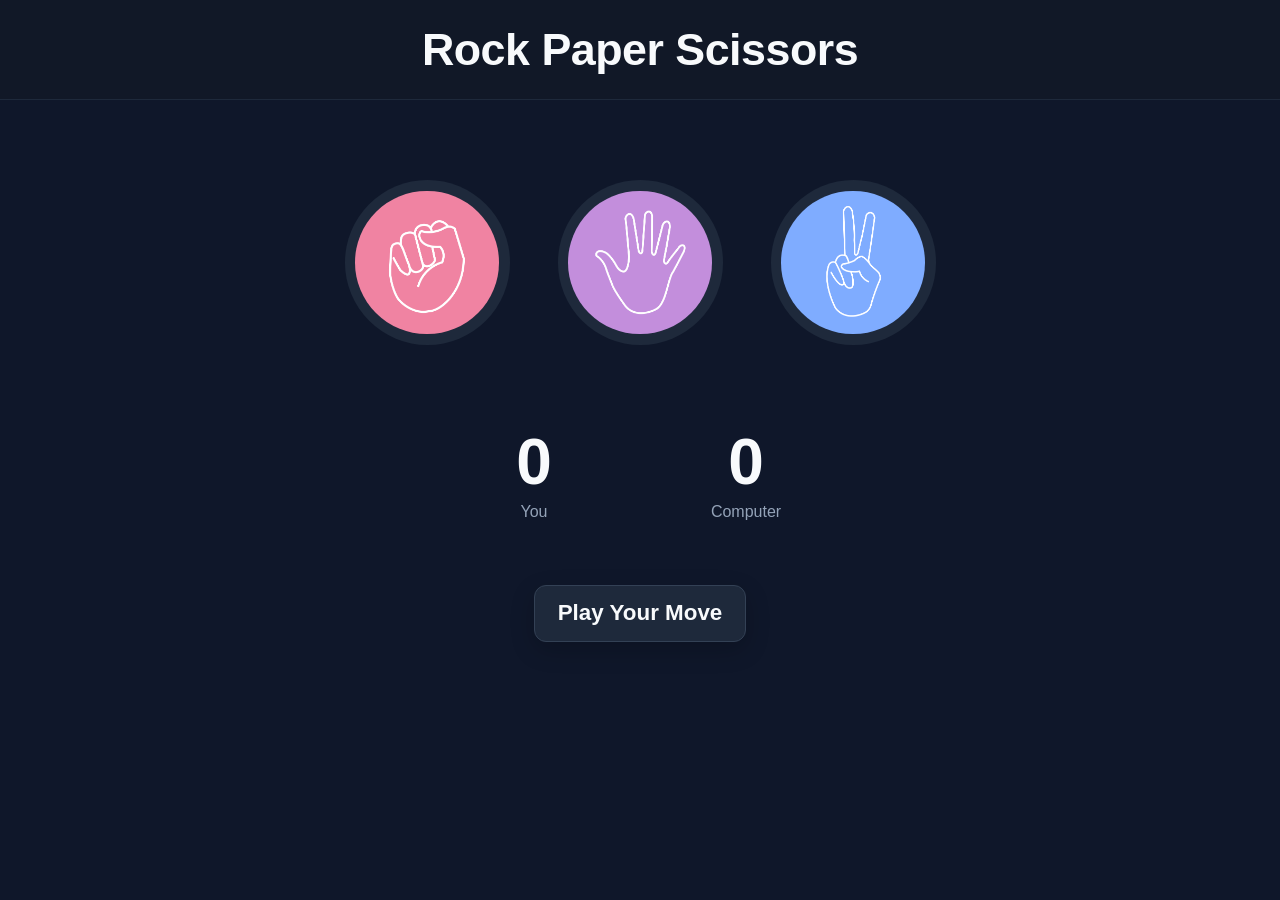
<file: Rock Paper And Scissors/index.html>
<!DOCTYPE html>
<html lang="en">
<head>
    <meta charset="UTF-8">
    <meta name="viewport" content="width=device-width, initial-scale=1.0">
    <title>MiniProject - Stone, Paper & Scissors Game</title>
    <link rel="stylesheet" href="style.css">
</head>
<body>
    <div class="banner">
        <h1>Rock Paper Scissors</h1>
    </div>
    <div class="choices">
        <div class="choice" id="rock">
            <img src="./images/rock.png" alt="">
        </div>
        <div class="choice" id="paper">
            <img src="./images/paper.png" alt="">
        </div>
        <div class="choice" id="scissors">
            <img src="./images/scissors.png" alt="">
        </div>
        
    </div>

    <div class="scoreboard">
        <div class="score">
            <p id="user-score">0</p>
            <p>You</p>
        </div>

        <div class="score">
            <p id="comp-score">0</p>
            <p>Computer</p>
        </div>
    </div>

    <div class="msg-container">
        <p id="msg">Play Your Move</p>
    </div>
    <script src="script.js"></script>
</body>
</html>
</file>
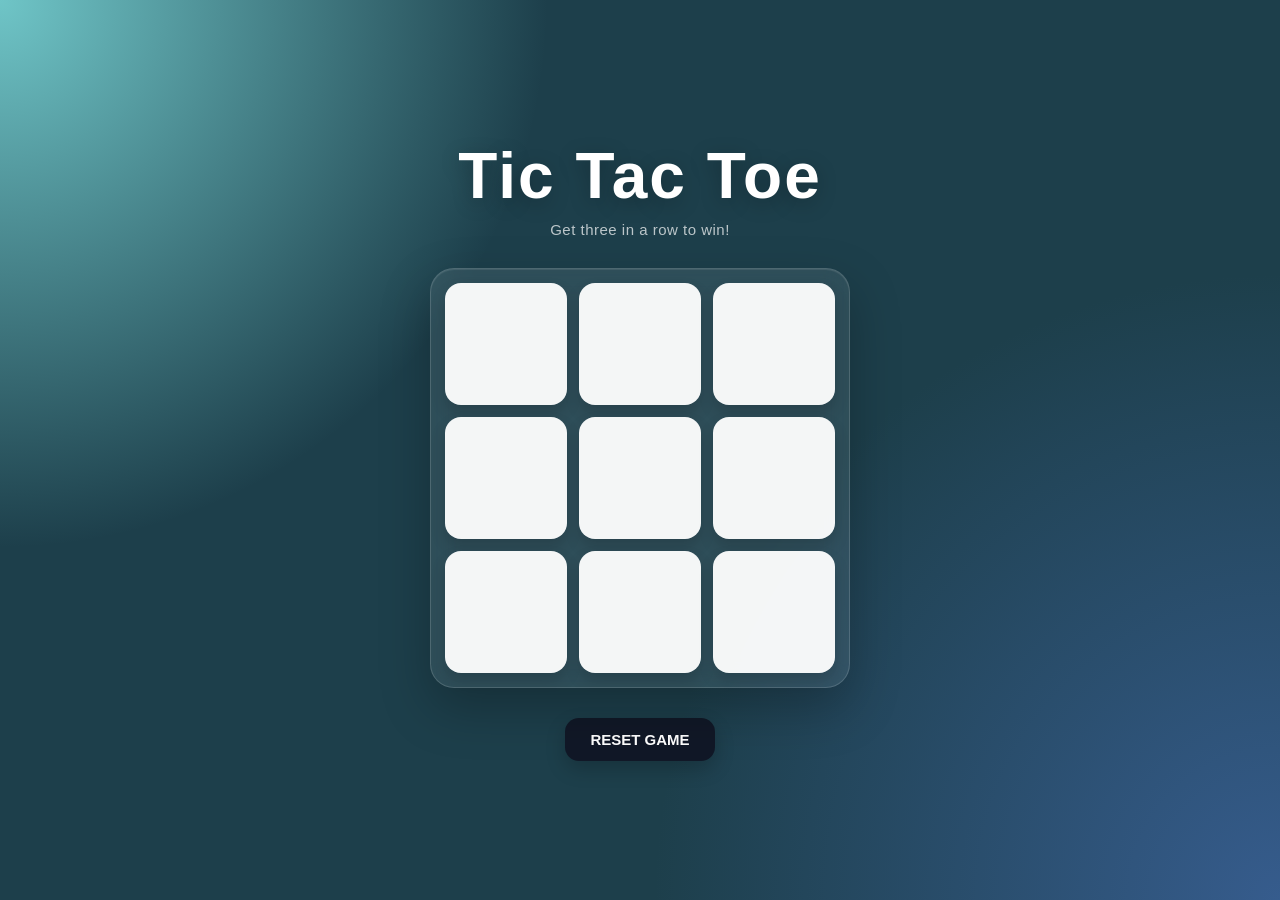
<file: Tic Tac Toe/index.html>
<!doctype html>
<html lang="en">
  <head>
    <meta charset="UTF-8" />

    <meta name="viewport" content="width=device-width, initial-scale=1.0" />

    <meta
      name="description"
      content="Play a simple and interactive Tic Tac Toe game. Challenge a friend and get three in a row to win!"
    />

    <meta name="theme-color" content="#1d3f4b" />

    <title>Tic Tac Toe - Play Online</title>

    <link rel="stylesheet" href="style.css" />
  </head>

  <body>
    <!-- =========================
         RESULT SCREEN
    ========================== -->

    <div class="msg-container hide">
      <div class="result-card">
        <div class="result-icon">🏆</div>

        <p id="message"></p>

        <p class="result-subtitle">Great game! Ready for another round?</p>

        <button class="new-btn">PLAY AGAIN</button>
      </div>
    </div>

    <!-- =========================
         MAIN GAME
    ========================== -->

    <main>
      <h1>Tic Tac Toe</h1>

      <p class="subtitle">Get three in a row to win!</p>

      <!-- GAME BOARD -->

      <div class="container">
        <div class="game">
          <button class="box" aria-label="Box 1"></button>
          <button class="box" aria-label="Box 2"></button>
          <button class="box" aria-label="Box 3"></button>

          <button class="box" aria-label="Box 4"></button>
          <button class="box" aria-label="Box 5"></button>
          <button class="box" aria-label="Box 6"></button>

          <button class="box" aria-label="Box 7"></button>
          <button class="box" aria-label="Box 8"></button>
          <button class="box" aria-label="Box 9"></button>
        </div>
      </div>

      <!-- RESET BUTTON -->

      <button class="reset-btn">RESET GAME</button>
    </main>

    <script src="script.js"></script>
  </body>
</html>
</file>
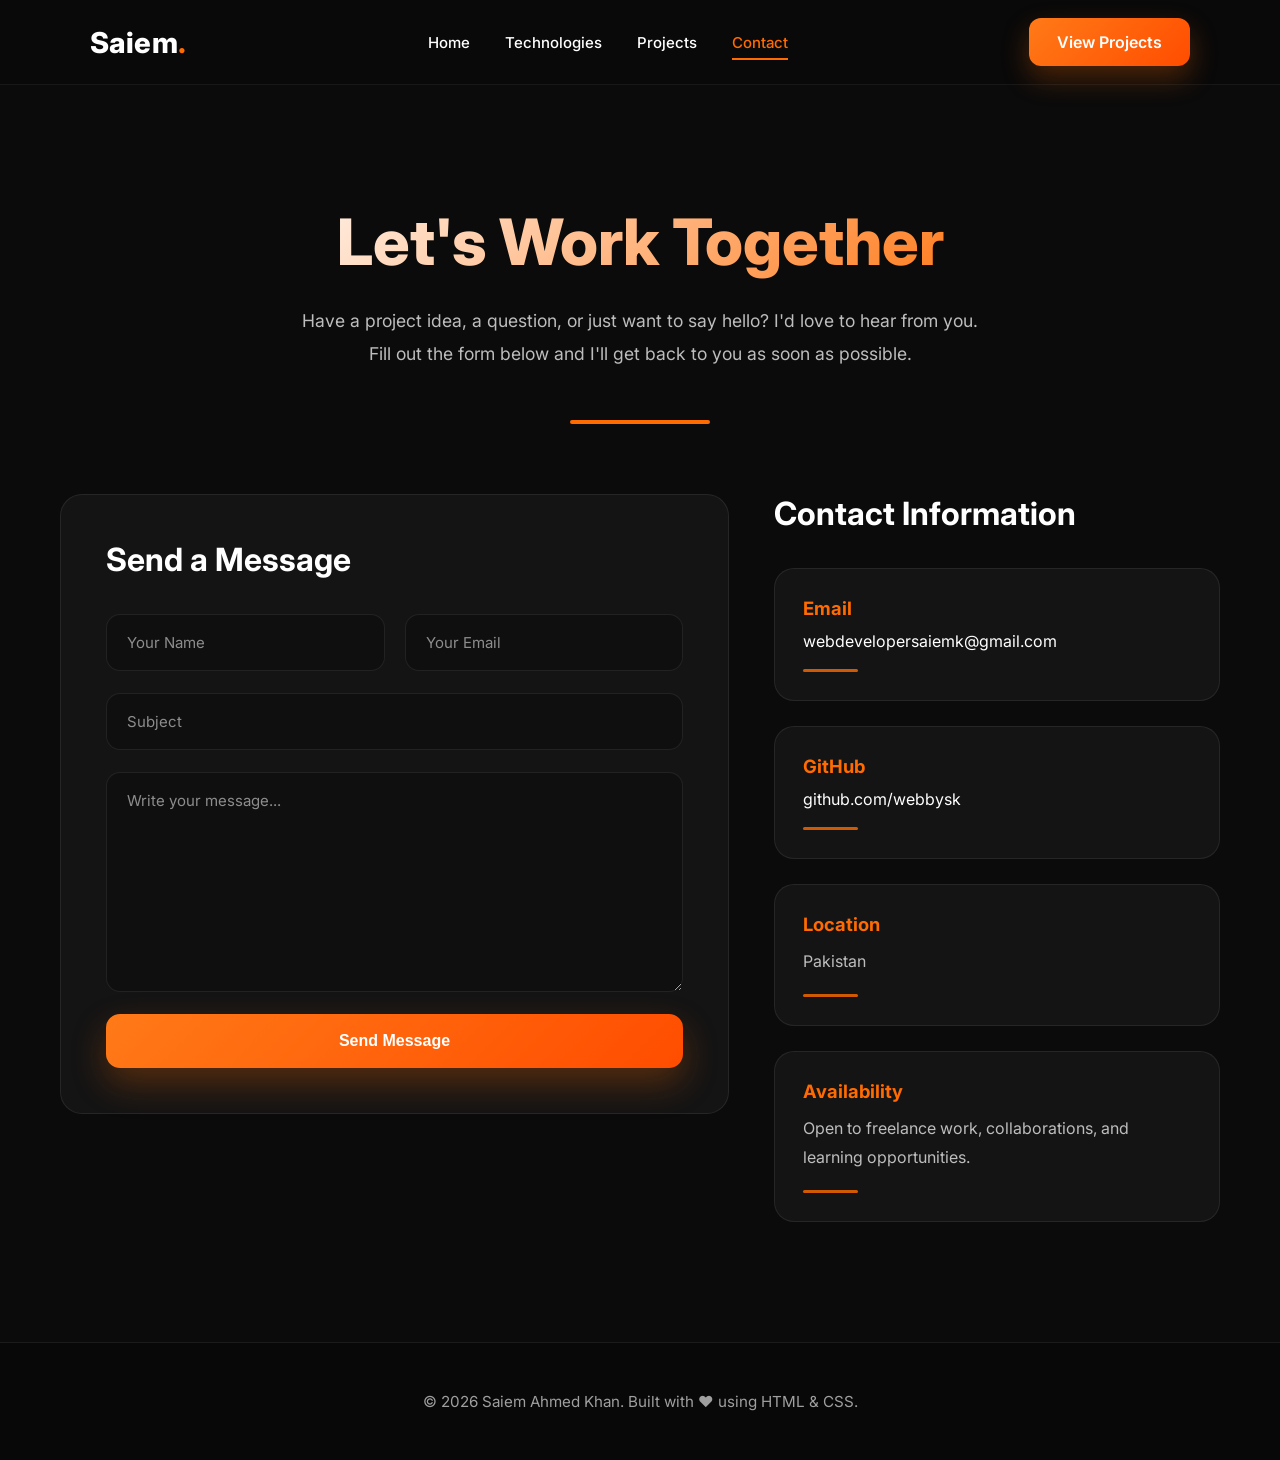
<file: contact.html>
<!DOCTYPE html>
<html lang="en">
<head>
    <meta charset="UTF-8">
    <meta name="viewport" content="width=device-width, initial-scale=1.0">
    <title>Contact | Saiem Ahmed Khan</title>

    <link rel="stylesheet" href="./CSS/contact.css">
</head>

<body>

    <!-- =====================
            NAVBAR
    ====================== -->

    <nav>

        <a href="index.html" class="logo">
            Saiem<span>.</span>
        </a>

        <ul class="nav-ul">

            <li><a href="index.html#hero" class="nav-link">Home</a></li>

            <li><a href="index.html#technologies" class="nav-link">Technologies</a></li>

            <li><a href="index.html#projects" class="nav-link">Projects</a></li>

            <li><a href="contact.html" class="nav-link active">Contact</a></li>

        </ul>

        <a href="index.html#projects" class="btn">
            View Projects
        </a>

    </nav>

    <!-- =====================
        CONTACT HERO
    ====================== -->

    <section class="contact-hero">

        <h1>Let's Work Together</h1>

        <p>
            Have a project idea, a question, or just want to say hello?
            I'd love to hear from you. Fill out the form below and
            I'll get back to you as soon as possible.
        </p>

    </section>

    <!-- =====================
        CONTACT SECTION
    ====================== -->

    <section class="contact-section">

        <!-- Contact Form -->

        <div class="contact-form">

            <h2>Send a Message</h2>

            <form action="https://formsubmit.co/webdevelopersaiemk@gmail.com" method="POST">

                <!-- Disable Captcha -->
                <input type="hidden" name="_captcha" value="false">

                <!-- Redirect after sending -->
                <input type="hidden" name="_next" value="https://yourwebsite.com/thankyou.html">

                <div class="input-group">

                    <input
                        type="text"
                        name="name"
                        placeholder="Your Name"
                        required>

                    <input
                        type="email"
                        name="email"
                        placeholder="Your Email"
                        required>

                </div>

                <input
                    type="text"
                    name="subject"
                    placeholder="Subject"
                    required>

                <textarea
                    name="message"
                    rows="8"
                    placeholder="Write your message..."
                    required></textarea>

                <button type="submit">

                    Send Message

                </button>

            </form>

        </div>

        <!-- Contact Info -->

        <div class="contact-info">

            <h2>Contact Information</h2>

            <div class="info-card">

                <h3>Email</h3>

                <a href="mailto:webdevelopersaiemk@gmail.com">
                    webdevelopersaiemk@gmail.com
                </a>

            </div>

            <div class="info-card">

                <h3>GitHub</h3>

                <a href="https://github.com/webbysk" target="_blank">
                    github.com/webbysk
                </a>

            </div>

            <div class="info-card">

                <h3>Location</h3>

                <p>Pakistan</p>

            </div>

            <div class="info-card">

                <h3>Availability</h3>

                <p>
                    Open to freelance work,
                    collaborations, and learning opportunities.
                </p>

            </div>

        </div>

    </section>

    <!-- =====================
            FOOTER
    ====================== -->

    <footer>

        <p>

            © 2026 Saiem Ahmed Khan.

            Built with ❤️ using HTML & CSS.

        </p>

    </footer>

</body>
</html>
</file>
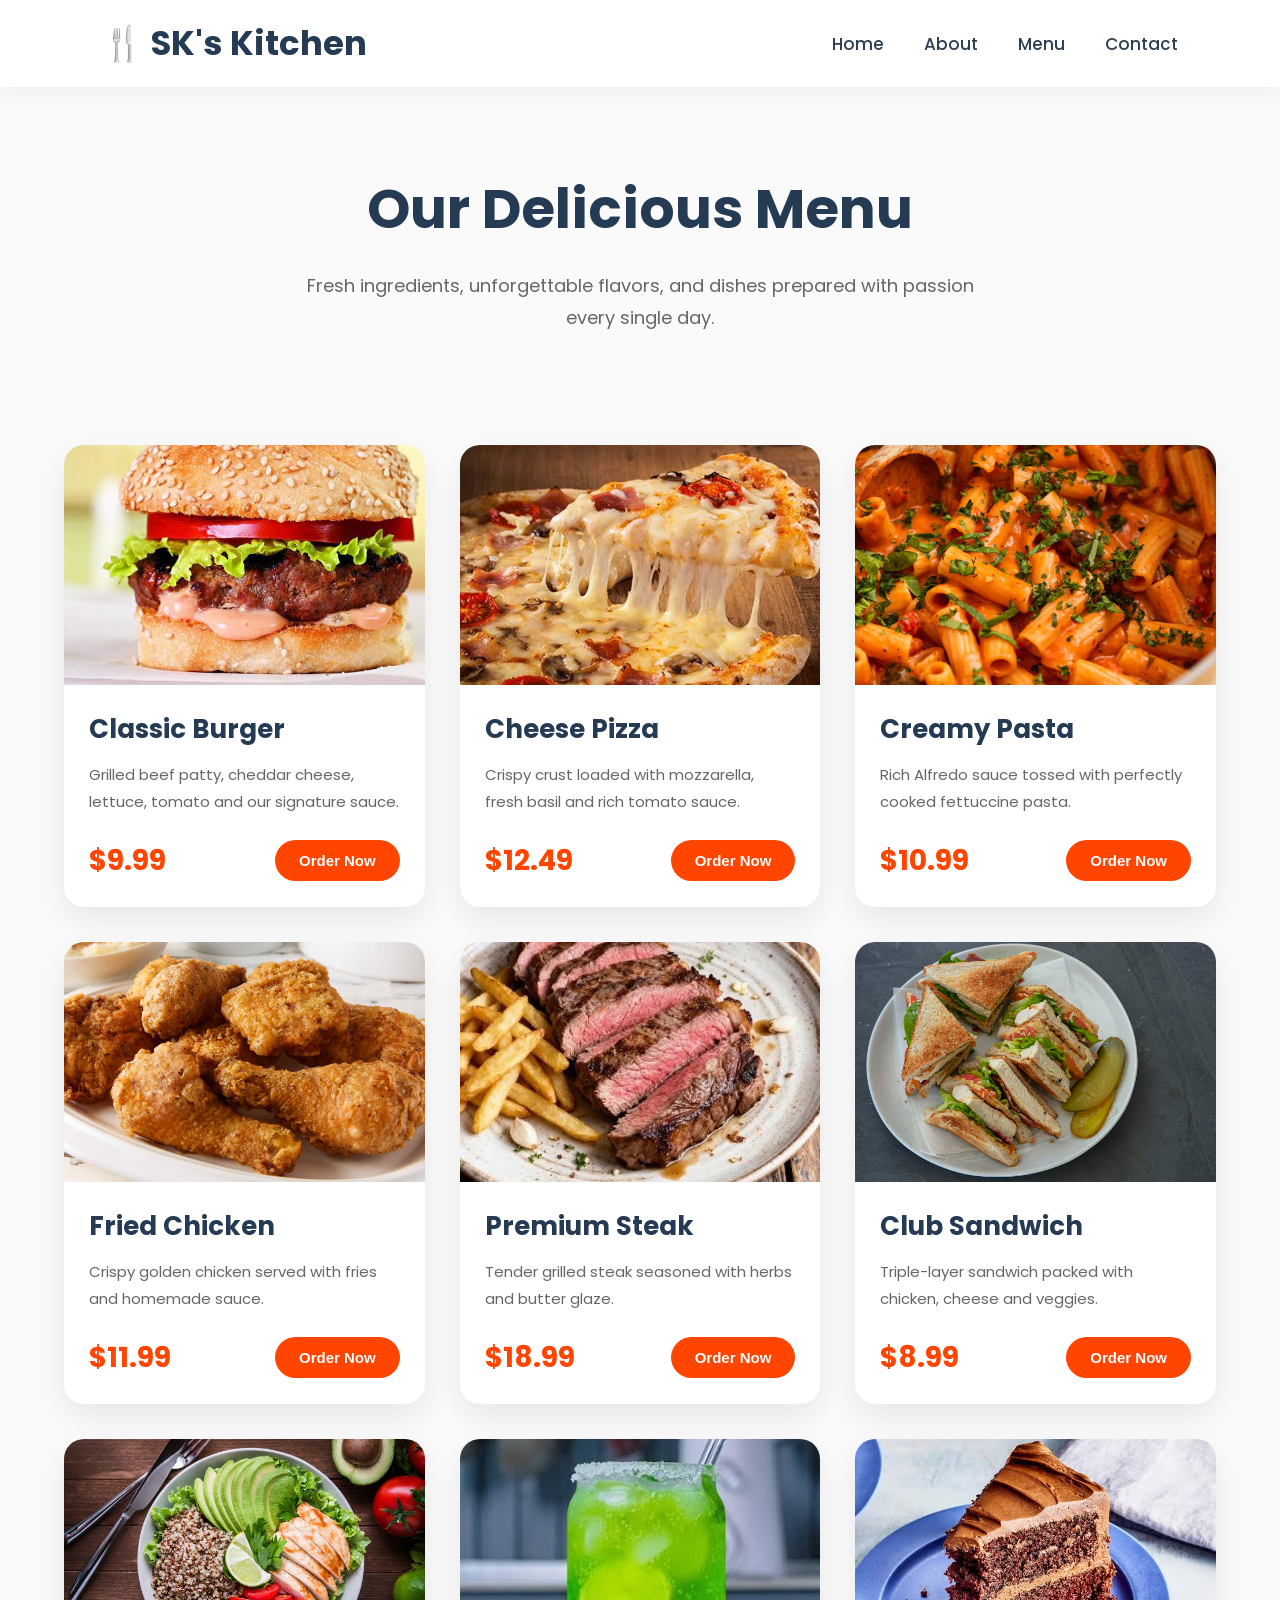
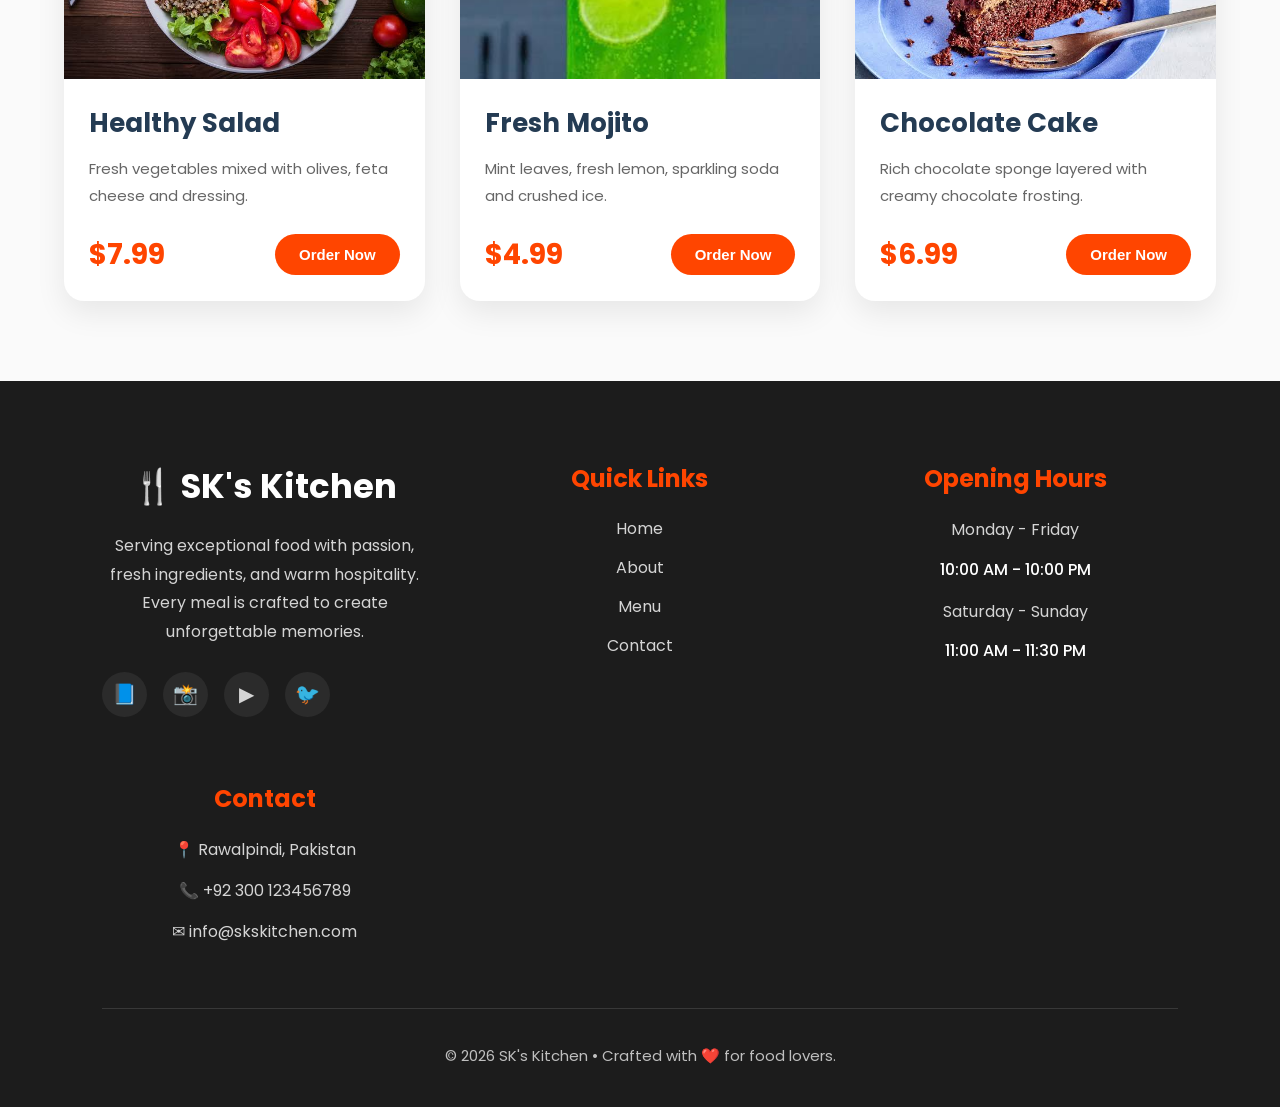
<file: Restaurant Landing Page/menu.html>
<!DOCTYPE html>
<html lang="en">
<head>
    <meta charset="UTF-8">
    <meta name="viewport" content="width=device-width, initial-scale=1.0">
    <title>SK's Kitchen | Menu</title>

    <link rel="stylesheet" href="./CSS/menu.css">

    <!-- Google Font -->
    <link rel="preconnect" href="https://fonts.googleapis.com">
    <link rel="preconnect" href="https://fonts.gstatic.com" crossorigin>
    <link href="https://fonts.googleapis.com/css2?family=Poppins:wght@300;400;500;600;700;800&display=swap" rel="stylesheet">
    <link rel="stylesheet" href="smooth.css">
    <script src="script.js"></script>
</head>

<body>
<div class="page">
    <!-- ===================== NAVBAR ===================== -->

    <header class="navbar">

        <h1 class="logo">
            🍴 SK's Kitchen
        </h1>

        <nav class="nav-links">

            <a href="index.html">Home</a>

            <a href="about.html">About</a>

            <a href="menu.html">Menu</a>

            <a href="#">Contact</a>

        </nav>

    </header>



    <!-- ===================== HERO ===================== -->

    <section class="hero">

        <h1>Our Delicious Menu</h1>

        <p>
            Fresh ingredients, unforgettable flavors, and dishes prepared
            with passion every single day.
        </p>

    </section>



    <!-- ===================== PRODUCTS ===================== -->

    <section class="products">


        <!-- CARD 1 -->

        <div class="product">

            <img src="./images/images (1).jfif" alt="Burger">

            <div class="content">

                <h2>Classic Burger</h2>

                <p>
                    Grilled beef patty, cheddar cheese,
                    lettuce, tomato and our signature sauce.
                </p>

                <div class="bottom">

                    <span class="price">$9.99</span>

                    <button>Order Now</button>

                </div>

            </div>

        </div>



        <!-- CARD 2 -->

        <div class="product">

            <img src="./images/images (2).jfif" alt="Pizza">

            <div class="content">

                <h2>Cheese Pizza</h2>

                <p>
                    Crispy crust loaded with mozzarella,
                    fresh basil and rich tomato sauce.
                </p>

                <div class="bottom">

                    <span class="price">$12.49</span>

                    <button>Order Now</button>

                </div>

            </div>

        </div>



        <!-- CARD 3 -->

        <div class="product">

            <img src="./images/Creamy-One-Pot-Pasta-6.9.jpg" alt="Pasta">

            <div class="content">

                <h2>Creamy Pasta</h2>

                <p>
                    Rich Alfredo sauce tossed with
                    perfectly cooked fettuccine pasta.
                </p>

                <div class="bottom">

                    <span class="price">$10.99</span>

                    <button>Order Now</button>

                </div>

            </div>

        </div>



        <!-- CARD 4 -->

        <div class="product">

            <img src="./images/batter-fried-chicken-1200.jpg" alt="Chicken">

            <div class="content">

                <h2>Fried Chicken</h2>

                <p>
                    Crispy golden chicken served
                    with fries and homemade sauce.
                </p>

                <div class="bottom">

                    <span class="price">$11.99</span>

                    <button>Order Now</button>

                </div>

            </div>

        </div>



        <!-- CARD 5 -->

        <div class="product">

            <img src="./images/images (3).jfif" alt="Steak">

            <div class="content">

                <h2>Premium Steak</h2>

                <p>
                    Tender grilled steak seasoned
                    with herbs and butter glaze.
                </p>

                <div class="bottom">

                    <span class="price">$18.99</span>

                    <button>Order Now</button>

                </div>

            </div>

        </div>



        <!-- CARD 6 -->

        <div class="product">

            <img src="./images/club_sandwich_16496_16x9.jpg" alt="Sandwich">

            <div class="content">

                <h2>Club Sandwich</h2>

                <p>
                    Triple-layer sandwich packed
                    with chicken, cheese and veggies.
                </p>

                <div class="bottom">

                    <span class="price">$8.99</span>

                    <button>Order Now</button>

                </div>

            </div>

        </div>



        <!-- CARD 7 -->

        <div class="product">

            <img src="./images/images (4).jfif" alt="Salad">

            <div class="content">

                <h2>Healthy Salad</h2>

                <p>
                    Fresh vegetables mixed with
                    olives, feta cheese and dressing.
                </p>

                <div class="bottom">

                    <span class="price">$7.99</span>

                    <button>Order Now</button>

                </div>

            </div>

        </div>



        <!-- CARD 8 -->

        <div class="product">

            <img src="./images/images (5).jfif" alt="Drink">

            <div class="content">

                <h2>Fresh Mojito</h2>

                <p>
                    Mint leaves, fresh lemon,
                    sparkling soda and crushed ice.
                </p>

                <div class="bottom">

                    <span class="price">$4.99</span>

                    <button>Order Now</button>

                </div>

            </div>

        </div>



        <!-- CARD 9 -->

        <div class="product">

            <img src="./images/images (6).jfif" alt="Dessert">

            <div class="content">

                <h2>Chocolate Cake</h2>

                <p>
                    Rich chocolate sponge layered
                    with creamy chocolate frosting.
                </p>

                <div class="bottom">

                    <span class="price">$6.99</span>

                    <button>Order Now</button>

                </div>

            </div>

        </div>


    </section>



<!-- =======================================================
                        FOOTER
======================================================= -->

<footer class="footer">

    <div class="footer-container">

        <!-- Brand -->

        <div class="footer-box">

            <h2>🍴 SK's Kitchen</h2>

            <p>
                Serving exceptional food with passion, fresh ingredients,
                and warm hospitality. Every meal is crafted to create
                unforgettable memories.
            </p>

            <div class="social-icons">

                <a href="#">📘</a>
                <a href="#">📸</a>
                <a href="#">▶</a>
                <a href="#">🐦</a>

            </div>

        </div>


        <!-- Quick Links -->

        <div class="footer-box">

            <h3>Quick Links</h3>

            <a href="index.html">Home</a>
            <a href="about.html">About</a>
            <a href="menu.html">Menu</a>
            <a href="contact.html">Contact</a>

        </div>


        <!-- Opening Hours -->

        <div class="footer-box">

            <h3>Opening Hours</h3>

            <p>Monday - Friday</p>
            <span>10:00 AM - 10:00 PM</span>

            <p>Saturday - Sunday</p>
            <span>11:00 AM - 11:30 PM</span>

        </div>


        <!-- Contact -->

        <div class="footer-box">

            <h3>Contact</h3>

            <p>📍 Rawalpindi, Pakistan</p>

            <p>📞 +92 300 123456789</p>

            <p>✉ info@skskitchen.com</p>

        </div>

    </div>


    <div class="footer-bottom">

        <p>

            © 2026 SK's Kitchen • Crafted with ❤️ for food lovers.

        </p>

    </div>

</footer>
</div>

</body>
</html>
</file>
<file: Ecommerce Website/style.css>
/* =========================================================
   TABLE OF CONTENTS
   1. Global Reset & Base
   2. Utilities
   3. Navbar
   4. Search Bar
   5. Auth Buttons
   6. Hero Section
   7. Categories Section
   8. Featured Products / Product Cards
   9. Flash Sale Section
   10. Why Choose / Specialities
   11. Customer Reviews / Testimonials
   12. Newsletter
   13. Back To Top Button
   14. Footer
   15. Responsive Design (1200px -> 576px)
   ========================================================= */
/* =========================================================
   1. GLOBAL RESET
========================================================= */
*,
*::before,
*::after {
    box-sizing: border-box;
}

html {
    scroll-behavior: smooth;
}

body {
    margin: 0;
    padding: 0;
    font-family: "Poppins", sans-serif;
    background: #0b0b0b;
    color: #ffffff;
    overflow-x: hidden;
}

.page {
    width: 100%;
}

/* =========================================================
   2. UTILITIES
========================================================= */
.sr-only {
    position: absolute;
    width: 1px;
    height: 1px;
    padding: 0;
    margin: -1px;
    overflow: hidden;
    clip: rect(0, 0, 0, 0);
    border: 0;
}

/* =========================================================
   3. NAVBAR
========================================================= */
.navbar {
    width: 100%;
    display: flex;
    align-items: center;
    justify-content: space-around;
    padding: 18px 8%;
    background: #0b0b0b;
    position: sticky;
    top: 0;
    z-index: 1000;
    border-bottom: 1px solid rgba(255, 255, 255, 0.08);
}

.logo h1 {
    margin: 0;
    font-size: 2.2rem;
    font-weight: 800;
    color: #ffffff;
}

.nav-links {
    display: flex;
    align-items: center;
    gap: 25px;
}

.nav-links a {
    color: #aaaaaa;
    text-decoration: none;
    font-size: 15px;
    position: relative;
    padding: 8px 0;
    transition: 0.3s ease;
}

.nav-links a:hover {
    color: #ffffff;
}

.nav-links a::after {
    content: "";
    position: absolute;
    bottom: 0;
    left: 0;
    width: 100%;
    height: 2px;
    background: #ff7a00;
    transform: scaleX(0);
    transition: 0.3s ease;
}

.nav-links a:hover::after {
    transform: scaleX(1);
}

/* =========================================================
   4. SEARCH BAR
========================================================= */
.search form {
    display: flex;
    width: 280px;
}

.search input {
    width: 100%;
    padding: 12px 18px;
    border-radius: 30px;
    border: 1px solid rgba(255, 255, 255, 0.15);
    background: #161616;
    color: white;
    outline: none;
    font-size: 14px;
    transition: 0.3s;
}

.search input::placeholder {
    color: #888;
}

.search input:focus {
    border-color: #ff7a00;
    box-shadow: 0 0 10px rgba(255, 122, 0, 0.25);
}

/* =========================================================
   5. AUTH BUTTONS
========================================================= */
.register-btn {
    display: flex;
    align-items: center;
    gap: 18px;
}

.register-btn a {
    text-decoration: none;
    font-size: 15px;
    transition: 0.3s;
}

.btn-login {
    color: #aaaaaa;
}

.btn-login:hover {
    color: white;
}

.btn-signup {
    background: #ffffff;
    color: #000000;
    padding: 10px 22px;
    border-radius: 30px;
    font-weight: 600;
}

.btn-signup:hover {
    background: #ff7a00;
    color: white;
}

/* =========================================================
   6. HERO SECTION
   ========================================================= */
.hero {
    position: relative;
    width: 100%;
    height: 90vh;
    overflow: hidden;
}

.hero::before {
    content: "";
    position: absolute;
    inset: 0;
    background: linear-gradient(90deg,
            rgba(0, 0, 0, 0.65),
            rgba(0, 0, 0, 0.15),
            transparent);
}

.hero img {
    width: 100%;
    height: 100%;
    object-fit: cover;
}

.hero-content {
    position: absolute;
    top: 50%;
    left: 8%;
    transform: translateY(-50%);
    color: white;
    max-width: 500px;
    z-index: 2;
}

.hero-content h1 {
    font-size: 4rem;
    font-weight: 700;
    margin-bottom: 20px;
}

.hero-content p {
    font-size: 1.1rem;
    line-height: 1.8;
    margin-bottom: 35px;
}

.btn {
    display: inline-block;
    padding: 14px 35px;
    background: #ff7a00;
    color: #ffffff;
    border-radius: 8px;
    text-decoration: none;
    transition: 0.3s;
}

.btn:hover {
    background: #ff8f1f;
    transform: translateY(-3px);
}

/* =========================================================
   7. CATEGORIES SECTION
   ========================================================= */
.categories {
    padding: 80px 8%;
    text-align: center;
}

.categories h1 {
    font-size: 2.8rem;
    margin-bottom: 50px;
}

.ctg {
    display: grid;
    grid-template-columns: repeat(4, 1fr);
    gap: 25px;
}

.category {
    position: relative;
    overflow: hidden;
    border-radius: 15px;
    cursor: pointer;
}

.category img {
    width: 100%;
    height: 420px;
    object-fit: cover;
    display: block;
    transition: transform 0.4s ease;
}

.category::after {
    content: "";
    position: absolute;
    inset: 0;
    background: rgba(0, 0, 0, 0.35);
    transition: 0.3s;
}

.category h1 {
    position: absolute;
    top: 50%;
    left: 50%;
    transform: translate(-50%, -50%);
    margin: 0;
    color: #ff7a00;
    text-shadow: 0 3px 12px rgba(0, 0, 0, 0.8);
    font-size: 2rem;
    font-weight: 700;
    letter-spacing: 1px;
    z-index: 2;
}

.category:hover img {
    transform: scale(1.08);
}

.category:hover::after {
    background: rgba(0, 0, 0, 0.2);
}

/* =========================================================
   8. FEATURED PRODUCTS / PRODUCT CARDS
   ========================================================= */
.featured-products {
    padding: 80px 8%;
}

.featured-products h1 {
    text-align: center;
    font-size: 2.8rem;
    margin-bottom: 50px;
}

.products {
    display: grid;
    grid-template-columns: repeat(auto-fit, minmax(300px, 1fr));
    gap: 25px;
    max-width: 1200px;
    margin: 0 auto;
}

.product {
    position: relative;
    background: #161616;
    border: 1px solid rgba(255, 255, 255, 0.08);
    border-radius: 18px;
    overflow: hidden;
    transition: all .35s ease;
}

.product:hover {
    transform: translateY(-8px);
    border-color: rgba(255, 122, 0, .5);
    box-shadow: 0 15px 35px rgba(0, 0, 0, .35);
}

.product img {
    width: 100%;
    height: 280px;
    object-fit: cover;
    display: block;
    transition: transform .4s ease;
}

.product:hover img {
    transform: scale(1.05);
}

.product .content {
    padding: 22px;
}

/* Badge */
.badge {
    position: absolute;
    top: 18px;
    left: 18px;
    background: #ff7a00;
    color: #ffffff;
    padding: 6px 14px;
    border-radius: 30px;
    font-size: .75rem;
    font-weight: 700;
    letter-spacing: 1px;
    z-index: 5;
}

.badge.sale {
    background: #e53935;
}

/* Rating */
.rating {
    color: #ffc107;
    font-size: .95rem;
    margin-bottom: 12px;
}

.rating span {
    color: #9a9a9a;
    font-size: .85rem;
    margin-left: 5px;
}

/* Heading */
.product h2 {
    margin: 0;
    color: #ffffff;
    font-size: 1.45rem;
    font-weight: 700;
}

/* Description */
.product p {
    font-size: .95rem;
    color: #b5b5b5;
    line-height: 1.7;
    margin: 15px 0 25px;
}

/* Bottom Section */
.bottom {
    display: flex;
    justify-content: space-between;
    align-items: center;
    gap: 15px;
}

/* Prices */
.price-box {
    display: flex;
    flex-direction: column;
}

.old-price {
    color: #7d7d7d;
    font-size: .9rem;
    text-decoration: line-through;
    margin-bottom: 3px;
}

.price {
    color: #ff7a00;
    font-size: 1.45rem;
    font-weight: 700;
}

/* Button */
.product button {
    background: #ff7a00;
    color: #ffffff;
    border: none;
    padding: 12px 20px;
    border-radius: 8px;
    font-size: .95rem;
    font-weight: 600;
    cursor: pointer;
    white-space: nowrap;
    transition: all .3s ease;
}

.product button:hover {
    background: #ff922e;
    transform: translateY(-3px);
    box-shadow: 0 8px 18px rgba(255, 122, 0, .35);
}

.product button:active {
    transform: scale(.98);
}

/* =========================================================
   9. FLASH SALE SECTION
   ========================================================= */
.flash-sale {
    position: relative;
    width: 100%;
    height: 90vh;
    overflow: hidden;
}

/* FIX: was ".flas-sale::before" (typo/missing "h"), so the
   overlay gradient never actually applied to this section */
.flash-sale::before {
    content: "";
    position: absolute;
    inset: 0;
    background: linear-gradient(90deg,
            rgba(0, 0, 0, 0.65),
            rgba(0, 0, 0, 0.15),
            transparent);
}

.flash-sale img {
    width: 100%;
    height: 100%;
    object-fit: cover;
}

.flash-sale-content {
    position: absolute;
    top: 50%;
    left: 8%;
    transform: translateY(-50%);
    color: white;
    max-width: 500px;
    z-index: 2;
}

.flash-sale-content h1,
.flash-sale-content h2 {
    font-size: 4rem;
    font-weight: 700;
    margin-bottom: 20px;
}

.flash-sale-content p {
    font-size: 1.1rem;
    line-height: 1.8;
    margin-bottom: 35px;
}

/* =========================================================
   10. WHY CHOOSE / SPECIALITIES
   ========================================================= */
.why-choose {
    margin-top: 50px;
    margin-left: 12px;
    margin-right: 12px;
    text-align: center;
    margin-bottom: 50px;
}

.specialities {
    display: grid;
    grid-template-columns: repeat(4, 1fr);
    gap: 25px;
    margin-top: 50px;
}

.speciality {
    background: #161616;
    border-radius: 15px;
    padding: 25px;
}

/* =========================================================
   11. CUSTOMER REVIEWS / TESTIMONIALS
   ========================================================= */
.testimonials {
    text-align: center;
    padding: 50px;
}

.customer-reviews {
    display: grid;
    align-items: center;
    justify-content: center;
    text-align: center;
    grid-template-columns: repeat(auto-fit, minmax(320px, 350px));
    gap: 30px;
    max-width: 1200px;
    margin: 0 auto;
    /* FIX: removed a duplicate "justify-content: center;" declaration
       that was listed twice in the original rule */
}

.customer {
    background-color: #333;
    padding: 25px;
    border-radius: 16px;
}

/* =========================================================
   12. NEWSLETTER
   ========================================================= */
.newsletter {
    padding: 90px 8%;
    text-align: center;
}

.newsletter h1 {
    font-size: 2.8rem;
    margin-bottom: 15px;
    color: #ffffff;
}

.newsletter form {
    max-width: 650px;
    margin: 40px auto 0;
    display: flex;
    flex-direction: column;
    gap: 18px;
    background: #161616;
    padding: 40px;
    border-radius: 18px;
    border: 1px solid rgba(255, 255, 255, .08);
    box-shadow: 0 15px 35px rgba(0, 0, 0, .35);
}

.newsletter label {
    text-align: left;
    color: #d1d1d1;
    font-size: .95rem;
    font-weight: 500;
}

.newsletter input[type="text"],
.newsletter input[type="email"] {
    width: 100%;
    padding: 14px 18px;
    border: 1px solid rgba(255, 255, 255, .12);
    border-radius: 8px;
    background: #0f0f0f;
    color: #ffffff;
    font-size: 1rem;
    outline: none;
    transition: .3s;
}

.newsletter input[type="text"]:focus,
.newsletter input[type="email"]:focus {
    border-color: #ff7a00;
    box-shadow: 0 0 12px rgba(255, 122, 0, .25);
}

.newsletter input::placeholder {
    color: #888888;
}

.newsletter input[type="submit"] {
    margin-top: 10px;
    padding: 15px;
    background: #ff7a00;
    color: #ffffff;
    border: none;
    border-radius: 8px;
    font-size: 1rem;
    font-weight: 600;
    cursor: pointer;
    transition: .3s;
}

.newsletter input[type="submit"]:hover {
    background: #ff922e;
    transform: translateY(-3px);
    box-shadow: 0 8px 18px rgba(255, 122, 0, .35);
}

.newsletter input[type="submit"]:active {
    transform: scale(.98);
}

/* =========================================================
   13. FOOTER
========================================================= */
.footer {
    background: #111111;
    color: #b8b8b8;
    margin-top: 80px;
    border-top: 1px solid rgba(255, 255, 255, 0.08);
}
.footer-container {
    display: grid;
    grid-template-columns: 2fr 1fr 1fr 1fr;
    gap: 50px;
    padding: 70px 8%;
}
.footer-box h2 {
    color: white;
    font-size: 2rem;
    margin-bottom: 20px;
}
.footer-box h3 {
    color: white;
    font-size: 1.2rem;
    margin-bottom: 25px;
}
.footer-box p {
    line-height: 1.8;
    color: #999;
}
.footer-box a {
    display: block;
    color: #aaa;
    text-decoration: none;
    margin-bottom: 14px;
    transition: 0.3s ease;
}
.footer-box a:hover {
    color: #ff7a00;
    padding-left: 8px;
}
/* Social Icons */
.social-icons {
    display: flex;
    gap: 15px;
    margin-top: 25px;
}
.social-icons a {
    width: 42px;
    height: 42px;
    display: flex;
    justify-content: center;
    align-items: center;
    background: #1b1b1b;
    border-radius: 50%;
    color: #ffffff;
    font-size: 18px;
    padding: 0;
}
.social-icons a:hover {
    background: #ff7a00;
    transform: translateY(-4px);
}
/* Footer Bottom */
.footer-bottom {
    border-top: 1px solid rgba(255, 255, 255, 0.08);
    padding: 22px 8%;
    text-align: center;
}
.footer-bottom p {
    margin: 0;
    color: #888;
    font-size: 0.9rem;
}
/* =========================================================
   14. BACK TO TOP BUTTON
========================================================= */
.back-to-top {
    position: fixed;
    right: 30px;
    bottom: 30px;
    width: 55px;
    height: 55px;
    display: flex;
    justify-content: center;
    align-items: center;
    background: #ff7a00;
    color: white;
    border-radius: 50%;
    text-decoration: none;
    font-size: 1.4rem;
    box-shadow: 0 10px 25px rgba(0, 0, 0, 0.4);
    transition: 0.3s ease;
    z-index: 999;
}
.back-to-top:hover {
    background: #ff922e;
    transform: translateY(-5px);
}

/* =========================================================
   15. RESPONSIVE DESIGN (1200px -> 576px)
   ========================================================= */
/* ---------- Large Laptops (1200px) ---------- */
@media (max-width:1200px) {
    .navbar {
        padding: 0 30px;
        gap: 20px;
    }

    .hero-content h1 {
        font-size: 3.3rem;
    }

    .ctg {
        grid-template-columns: repeat(2, 1fr);
    }

    .products {
        grid-template-columns: repeat(2, 1fr);
    }

    .specialities {
        grid-template-columns: repeat(2, 1fr);
    }

    /* FIX: was ".reviews" (no such class exists); the actual
       reviews grid is ".customer-reviews" */
    .customer-reviews {
        grid-template-columns: repeat(2, 1fr);
    }
}

/* ---------- Tablets (992px) ---------- */
@media (max-width:992px) {
    .navbar {
        flex-wrap: wrap;
        justify-content: center;
        height: auto;
        gap: 20px;
        padding: 20px;
    }

    .logo {
        width: 100%;
        justify-content: center;
    }

    .nav-links {
        display: flex;
        flex-wrap: wrap;
        justify-content: center;
        gap: 10px;
    }

    .search {
        width: 100%;
        display: flex;
        justify-content: center;
    }

    .search form {
        max-width: 600px;
        width: 100%;
    }

    .register-btn {
        justify-content: center;
    }

    .hero {
        height: 70vh;
    }

    .hero-content {
        left: 6%;
        max-width: 450px;
    }

    .hero-content h1 {
        font-size: 2.8rem;
    }

    .hero-content p {
        font-size: 1rem;
    }

    .ctg {
        grid-template-columns: repeat(2, 1fr);
    }

    .products {
        grid-template-columns: repeat(2, 1fr);
    }

    .specialities {
        grid-template-columns: repeat(2, 1fr);
    }

    .customer-reviews {
        grid-template-columns: repeat(2, 1fr);
    }
}

/* ---------- Mobile (768px) ---------- */
@media (max-width:768px) {
    .hero {
        height: 60vh;
    }

    .hero-content {
        left: 5%;
        right: 5%;
        max-width: 100%;
    }

    .hero-content h1 {
        font-size: 2.2rem;
    }

    .hero-content p {
        font-size: .95rem;
    }

    .btn {
        padding: 12px 28px;
    }

    .categories h1,
    .featured-products h1,
    .why-choose h1,
    .testimonials h1,
    .newsletter h1 {
        font-size: 2rem;
    }

    .ctg {
        grid-template-columns: 1fr;
    }

    .category img {
        height: 350px;
    }

    .products {
        grid-template-columns: 1fr;
    }

    .product {
        width: 100%;
    }

    .specialities {
        grid-template-columns: 1fr;
    }

    .customer-reviews {
        grid-template-columns: 1fr;
    }

    .newsletter form {
        width: 100%;
    }

    .newsletter input {
        width: 100%;
    }

    .footer-twotier__top-container {
        grid-template-columns: 1fr;
        gap: 50px;
    }

    .footer-twotier__bottom-container {
        flex-direction: column;
        text-align: center;
    }

    .footer-twotier__heading::after {
        left: 50%;
        transform: translateX(-50%);
    }

    .footer-twotier__brand {
        text-align: center;
    }

    .footer-twotier__brand p {
        margin-inline: auto;
    }

    .footer-twotier__links {
        text-align: center;
    }
}

/* ---------- Small Phones (576px) ---------- */
@media (max-width:576px) {
    body {
        overflow-x: hidden;
    }

    .navbar {
        padding: 15px;
    }

    .logo h2 {
        font-size: 2rem;
    }

    .nav-links {
        gap: 5px;
    }

    .nav-links a {
        font-size: 14px;
        padding: 8px;
    }

    .register-btn {
        flex-direction: column;
        width: 100%;
    }

    .btn-login,
    .btn-signup {
        width: 100%;
        text-align: center;
    }

    .hero {
        height: 55vh;
    }

    .hero-content h1 {
        font-size: 1.8rem;
    }

    .hero-content p {
        font-size: .9rem;
    }

    .btn {
        width: 100%;
        text-align: center;
    }

    .category img {
        height: 280px;
    }

    .category h1 {
        font-size: 1.7rem;
    }

    .product img {
        height: 220px;
    }

    .bottom {
        flex-direction: column;
        align-items: flex-start;
        gap: 15px;
    }

    .product button {
        width: 100%;
    }
}
</file>
<file: Kashif Gold Point/CSS/style.css>
/* ==========================================
            RESET
========================================== */

*{
    margin:0;
    padding:0;
    box-sizing:border-box;
}

html{
    scroll-behavior:smooth;
}

body{
    font-family:'Segoe UI', Tahoma, Geneva, Verdana, sans-serif;
    background:#f8f8f8;
    color:#333;
    line-height:1.7;
}

img{
    width:100%;
    display:block;
}

a{
    text-decoration:none;
}

ul{
    list-style:none;
}


/* ==========================================
            HEADER
========================================== */

header{

    width:100%;

    position:sticky;
    top:0;
    z-index:1000;

    background:#ffffff;

    display:flex;
    justify-content:space-between;
    align-items:center;

    padding:18px 8%;

    box-shadow:0 5px 20px rgba(0,0,0,.08);
}

.logo h1{

    color:#B8860B;

    font-size:2rem;

    cursor:pointer;
}


/* ==========================================
            NAVIGATION
========================================== */

.nav-links{

    display:flex;

    gap:35px;
}

.nav-links a{

    color:#333;

    font-size:1rem;

    font-weight:600;

    transition:.3s;
}

.nav-links a:hover{

    color:#B8860B;
}

.contact-btn a{

    display:inline-block;

    padding:12px 28px;

    background:#B8860B;

    color:white;

    border-radius:8px;

    font-weight:600;

    transition:.3s;
}

.contact-btn a:hover{

    background:#9c7108;

    transform:translateY(-3px);
}


/* ==========================================
            HERO
========================================== */

.hero{

    width:90%;
    max-width:1300px;

    margin:70px auto;

    background:linear-gradient(135deg,#171717,#2b2b2b);

    border-radius:20px;

    padding:110px 80px;

    text-align:center;

    color:white;

    box-shadow:0 20px 40px rgba(0,0,0,.25);
}

.hero-content h1{

    font-size:3.8rem;

    color:#D4AF37;

    margin-bottom:18px;
}

.hero-content h3{

    font-size:1.8rem;

    font-weight:500;

    margin-bottom:25px;
}

.hero-content p{

    max-width:700px;

    margin:0 auto 45px;

    color:#dddddd;

    font-size:1.1rem;

    line-height:1.9;
}


/* ==========================================
            HERO BUTTONS
========================================== */

.hero-btn{

    display:flex;

    justify-content:center;

    gap:20px;

    flex-wrap:wrap;
}

.hero-btn a{

    padding:15px 35px;

    border-radius:8px;

    font-weight:600;

    transition:.3s;
}

/* Primary Button */

.hero-btn a:first-child{

    background:#B8860B;

    color:white;
}

.hero-btn a:first-child:hover{

    background:#9c7108;

    transform:translateY(-4px);
}

/* Secondary Button */

.hero-btn a:last-child{

    border:2px solid #B8860B;

    color:#D4AF37;
}

.hero-btn a:last-child:hover{

    background:#B8860B;

    color:white;

    transform:translateY(-4px);
}

/* ==========================================
            SECTION TITLE
========================================== */

.section-title{

    text-align:center;

    margin-bottom:60px;
}

.section-title h2{

    font-size:2.8rem;

    color:#B8860B;

    margin-bottom:15px;
}

.section-title p{

    max-width:700px;

    margin:auto;

    color:#666;

    font-size:1.05rem;

    line-height:1.8;
}


/* ==========================================
            ABOUT SECTION
========================================== */

.abt-us{

    width:90%;
    max-width:1300px;

    margin:100px auto;

    display:grid;

    grid-template-columns:repeat(2,1fr);

    gap:60px;

    align-items:center;
}

.about-img img{

    border-radius:20px;

    box-shadow:0 15px 35px rgba(0,0,0,.15);
}

.about-content h2{

    font-size:2.5rem;

    color:#B8860B;

    margin-bottom:20px;
}

.about-content p{

    color:#555;

    margin-bottom:25px;

    line-height:1.9;
}

.about-content ul{

    margin-bottom:30px;
}

.about-content ul li{

    margin-bottom:15px;

    font-size:1.05rem;

    color:#444;

    padding-left:8px;
}

.shop-info{

    display:grid;

    grid-template-columns:repeat(2,1fr);

    gap:25px;

    margin-top:30px;
}

.shop-info p{

    background:#ffffff;

    padding:20px;

    border-radius:12px;

    box-shadow:0 8px 20px rgba(0,0,0,.08);

    color:#555;
}

.shop-info strong{

    color:#B8860B;
}


/* ==========================================
            GALLERY
========================================== */

.gallery{

    width:90%;
    max-width:1300px;

    margin:100px auto;
}

.gallery-grid{

    display:grid;

    grid-template-columns:repeat(3,1fr);

    gap:35px;
}

.gallery-card{

    background:white;

    border-radius:18px;

    overflow:hidden;

    text-align:center;

    box-shadow:0 12px 30px rgba(0,0,0,.08);

    transition:.35s;
}

.gallery-card:hover{

    transform:translateY(-10px);

    box-shadow:0 18px 40px rgba(0,0,0,.15);
}

.gallery-card img{

    width:100%;

    height:320px;

    object-fit:cover;
}

.gallery-card h3{

    color:#B8860B;

    font-size:1.5rem;

    margin:25px 0 15px;
}

.gallery-card p{

    color:#666;

    padding:0 25px 30px;

    line-height:1.8;
}

/* ==========================================
            SERVICES
========================================== */

.services{

    width:90%;
    max-width:1300px;

    margin:100px auto;
}

.services-grid{

    display:grid;

    grid-template-columns:repeat(4,1fr);

    gap:30px;
}

.service-card{

    background:#fff;

    padding:40px 30px;

    text-align:center;

    border-radius:18px;

    box-shadow:0 12px 30px rgba(0,0,0,.08);

    transition:.35s;
}

.service-card:hover{

    transform:translateY(-10px);

    box-shadow:0 20px 40px rgba(0,0,0,.15);
}

.service-card i{

    font-size:3rem;

    color:#B8860B;

    margin-bottom:25px;
}

.service-card h3{

    margin-bottom:15px;

    color:#222;
}

.service-card p{

    color:#666;

    line-height:1.8;
}


/* ==========================================
            WHY CHOOSE US
========================================== */

.why-us{

    width:90%;
    max-width:1300px;

    margin:100px auto;
}

.why-grid{

    display:grid;

    grid-template-columns:repeat(4,1fr);

    gap:30px;
}

.why-card{

    background:#fff;

    padding:40px 30px;

    border-radius:18px;

    text-align:center;

    box-shadow:0 12px 30px rgba(0,0,0,.08);

    transition:.35s;
}

.why-card:hover{

    transform:translateY(-10px);

    box-shadow:0 20px 40px rgba(0,0,0,.15);
}

.why-icon{

    width:80px;
    height:80px;

    margin:0 auto 25px;

    border-radius:50%;

    background:#B8860B;

    display:flex;

    justify-content:center;

    align-items:center;
}

.why-icon i{

    color:white;

    font-size:2rem;
}

.why-card h3{

    margin-bottom:15px;

    color:#222;
}

.why-card p{

    color:#666;

    line-height:1.8;
}


/* ==========================================
            CTA
========================================== */

.cta{

    width:90%;
    max-width:1300px;

    margin:100px auto;

    padding:80px;

    border-radius:20px;

    text-align:center;

    background:linear-gradient(135deg,#171717,#2b2b2b);

    color:white;
}

.cta h2{

    font-size:2.7rem;

    color:#D4AF37;

    margin-bottom:20px;
}

.cta p{

    max-width:700px;

    margin:0 auto 35px;

    color:#ddd;

    line-height:1.8;
}

.cta a{

    display:inline-block;

    background:#B8860B;

    color:white;

    padding:15px 35px;

    border-radius:8px;

    font-weight:600;

    transition:.3s;
}

.cta a:hover{

    background:#9c7108;

    transform:translateY(-4px);
}


/* ==========================================
            CONTACT
========================================== */

.contact{

    width:90%;
    max-width:1300px;

    margin:100px auto;
}

.contact-container{

    display:grid;

    grid-template-columns:1fr 1fr;

    gap:50px;
}

.contact-info{

    display:flex;

    flex-direction:column;

    gap:25px;
}

.info-box{

    display:flex;

    gap:20px;

    background:#fff;

    padding:25px;

    border-radius:15px;

    box-shadow:0 10px 25px rgba(0,0,0,.08);
}

.info-box i{

    color:#B8860B;

    font-size:1.8rem;

    margin-top:5px;
}

.info-box h4{

    margin-bottom:8px;

    color:#222;
}

.info-box p{

    color:#666;

    line-height:1.7;
}


/* FORM */

.contact-form form{

    background:#fff;

    padding:40px;

    border-radius:18px;

    box-shadow:0 12px 30px rgba(0,0,0,.08);

    display:flex;

    flex-direction:column;

    gap:18px;
}

.contact-form input,
.contact-form textarea{

    width:100%;

    padding:15px;

    border:2px solid #ddd;

    border-radius:8px;

    font-size:1rem;

    outline:none;

    transition:.3s;
}

.contact-form input:focus,
.contact-form textarea:focus{

    border-color:#B8860B;
}

.contact-form button{

    padding:15px;

    border:none;

    border-radius:8px;

    background:#B8860B;

    color:white;

    cursor:pointer;

    font-size:1rem;

    font-weight:600;

    transition:.3s;
}

.contact-form button:hover{

    background:#9c7108;
}


/* ==========================================
            MAP
========================================== */

.map-section{

    width:90%;
    max-width:1300px;

    margin:100px auto;
}

.map iframe{

    width:100%;

    height:450px;

    border:none;

    border-radius:20px;

    box-shadow:0 15px 35px rgba(0,0,0,.12);
}


/* ==========================================
            FOOTER
========================================== */

footer{

    background:#181818;

    color:white;

    margin-top:100px;

    padding:70px 0 25px;
}

.footer-container{

    width:90%;
    max-width:1300px;

    margin:auto;

    display:grid;

    grid-template-columns:2fr 1fr 1fr 1fr;

    gap:40px;
}

.footer-column h2,
.footer-column h3{

    color:#D4AF37;

    margin-bottom:20px;
}

.footer-column p{

    color:#ccc;

    line-height:1.8;

    margin-bottom:12px;
}

.footer-column ul li{

    margin-bottom:12px;
}

.footer-column ul li a{

    color:#ccc;

    transition:.3s;
}

.footer-column ul li a:hover{

    color:#D4AF37;
}

.social-links{

    display:flex;

    gap:15px;
}

.social-links a{

    width:45px;
    height:45px;

    display:flex;

    justify-content:center;

    align-items:center;

    border-radius:50%;

    background:#2c2c2c;

    color:white;

    transition:.3s;
}

.social-links a:hover{

    background:#B8860B;

    transform:translateY(-5px);
}

footer hr{

    margin:50px auto 25px;

    width:90%;

    border:none;

    border-top:1px solid rgba(255,255,255,.1);
}

.footer-bottom{

    text-align:center;

    color:#999;

    line-height:2;
}


/* ==========================================
            RESPONSIVE
========================================== */

@media(max-width:992px){

.hero{

    padding:80px 50px;
}

.abt-us,
.contact-container{

    grid-template-columns:1fr;
}

.shop-info{

    grid-template-columns:1fr;
}

.gallery-grid{

    grid-template-columns:repeat(2,1fr);
}

.services-grid,
.why-grid{

    grid-template-columns:repeat(2,1fr);
}

.footer-container{

    grid-template-columns:repeat(2,1fr);
}

}

@media(max-width:768px){

header{

    flex-direction:column;

    gap:20px;
}

.nav-links{

    flex-wrap:wrap;

    justify-content:center;

    gap:20px;
}

.hero{

    padding:60px 30px;
}

.hero-content h1{

    font-size:2.8rem;
}

.hero-content h3{

    font-size:1.5rem;
}

.hero-btn{

    flex-direction:column;

    align-items:center;
}

.gallery-grid,
.services-grid,
.why-grid,
.footer-container{

    grid-template-columns:1fr;
}

.shop-info{

    grid-template-columns:1fr;
}

.cta{

    padding:60px 30px;
}

.cta h2{

    font-size:2rem;
}

.contact-form form{

    padding:30px;
}

}

@media(max-width:480px){

.hero-content h1{

    font-size:2.2rem;
}

.section-title h2{

    font-size:2rem;
}

.logo h1{

    font-size:1.6rem;
}

}
</file>
<file: Restaurant Landing Page/CSS/home.css>
* {
    margin: 0;
    padding: 0;
    box-sizing: border-box;
}

body {
    font-family: "Poppins", sans-serif;
    background: #fafafa;
    color: #2c3e50;
}

/* =======================================================
                        NAVBAR
======================================================= */

.navbar {

    display: flex;
    justify-content: space-between;
    align-items: center;

    padding: 18px 8%;

    background: white;

    box-shadow: 0 4px 18px rgba(0, 0, 0, .05);

    position: sticky;
    top: 0;

    z-index: 1000;
}

.logo {

    font-size: 34px;

    font-weight: 700;

    color: #243b53;
}

.nav-links {

    display: flex;

    gap: 40px;
}

.nav-links a {

    text-decoration: none;

    color: #2c3e50;

    font-size: 17px;

    font-weight: 500;

    position: relative;

    transition: .3s;
}

.nav-links a::after {

    content: "";

    position: absolute;

    left: 0;

    bottom: -5px;

    width: 100%;

    height: 2px;

    background: orangered;

    transform: scaleX(0);

    transform-origin: center;

    transition: .3s;
}

.nav-links a:hover {

    color: orangered;
}

.nav-links a:hover::after {

    transform: scaleX(1);
}


/* --- Advanced Grid Hero Section Layout --- */
.hero {
    max-width: 1200px;
    /* Expands width to handle text + image gracefully */
    margin: 60px auto;
    /* Centers the whole block horizontally on the page */
    padding: 0 5%;
    display: grid;
    grid-template-columns: 1fr 1fr;
    /* Splitting the area into two equal columns */
    gap: 40px;
    align-items: center;
}

/* Container hosting your heading, description, and button */
.hero-content {
    display: flex;
    flex-direction: column;
    align-items: flex-start;
    /* Aligns content cleanly to the left */
}

.hero-content h1 {
    font-size: 58px;
    font-weight: 700;
    line-height: 1.2;
    margin: 0 0 20px 0;
    color: #1a252f;
    /* Darker variant for striking typography layout */
}

.hero-content p {
    font-size: 18px;
    line-height: 1.6;
    margin: 0 0 30px 0;
    color: #5a6c7d;
    /* Softened secondary text color */
}

.hero img {
    width: 100%;
    height: auto;
    /* Changed from 450px to auto so the plate doesn't distort */
    max-height: 480px;
    /* Prevents it from getting too massive */
    object-fit: contain;
    /* Changed from cover to contain so NO part of the plate is cropped */
    border-radius: 24px;

    /* Creates a subtle warm card background to outline the white image edges */
    background: radial-gradient(circle, #ffffff 60%, #f9f6f0 100%);
    padding: 20px;
    /* Gives breathing room around the plate edges */
    box-shadow: 0 20px 40px rgba(0, 0, 0, 0.06);
}


/* --- Call To Action (CTA) Button --- */
.cta-btn {
    border: none;
    background-color: orangered;
    padding: 15px 30px;
    border-radius: 25px;
    color: white;
    font-size: 16px;
    font-weight: 600;
    cursor: pointer;
    display: inline-block;
    text-decoration: none;
    will-change: transform;
    transition:
        transform 0.4s cubic-bezier(0.175, 0.885, 0.32, 1.275),
        background-color 0.2s ease,
        box-shadow 0.3s ease;
}

.cta-btn:hover {
    background-color: #e04400;
    transform: translateY(-3px) scale(1.05);
    box-shadow: 0 10px 20px rgba(255, 69, 0, 0.3);
}

.cta-btn:active {
    transform: translateY(-1px) scale(0.98);
    box-shadow: 0 5px 10px rgba(255, 69, 0, 0.2);
}

/* --- Mobile Responsiveness (Ensures layouts look clean on phones) --- */
@media (max-width: 768px) {
    .hero {
        grid-template-columns: 1fr;
        /* Drops into a single column layout on small screens */
        margin: 30px auto;
        text-align: center;
    }

    .hero-content {
        align-items: center;
        /* Centers elements when stacked vertically */
    }

    .hero-content h1 {
        font-size: 36px;
    }

    .hero img {
        height: 300px;

        order: -1;
        /* Pushes image above the text on mobile screens for visual priority */
    }
}

/* =======================================================
                    POPULAR DISHES
======================================================= */

.popular{

    width:1200px;

    max-width:90%;

    margin:100px auto;
}

.section-title{

    text-align:center;

    margin-bottom:60px;
}

.section-title h2{

    font-size:45px;

    color:#243b53;

    margin-bottom:15px;
}

.section-title p{

    color:#666;

    font-size:18px;
}

.popular-grid{

    display:grid;

    grid-template-columns:repeat(auto-fit,minmax(300px,1fr));

    gap:35px;
}

.dish{

    background:white;

    border-radius:20px;

    overflow:hidden;

    box-shadow:0 12px 30px rgba(0,0,0,.08);

    transition:.35s;
}

.dish:hover{

    transform:translateY(-10px);
}

.dish img{

    width:100%;

    height:220px;

    object-fit:cover;
}

.dish h3{

    margin:20px;

    font-size:24px;
}

.dish p{

    margin:0 20px;

    color:#666;

    line-height:1.7;
}

.dish span{

    display:block;

    margin:20px;

    color:orangered;

    font-size:26px;

    font-weight:bold;
}

/* =======================================================
                    TESTIMONIALS
======================================================= */

.testimonials{

    background:#fff7f2;

    padding:100px 8%;
}

.testimonial-grid{

    margin-top:60px;

    display:grid;

    grid-template-columns:repeat(auto-fit,minmax(320px,1fr));

    gap:35px;
}

.testimonial-card{

    background:white;

    padding:35px;

    border-radius:20px;

    text-align:center;

    box-shadow:0 12px 30px rgba(0,0,0,.08);

    transition:.35s;
}

.testimonial-card:hover{

    transform:translateY(-10px);

    box-shadow:0 20px 40px rgba(0,0,0,.12);
}

.testimonial-card img{

    width:100px;

    height:100px;

    border-radius:50%;

    object-fit:cover;

    margin-bottom:20px;

    border:4px solid orangered;
}

.testimonial-card h3{

    font-size:24px;

    color:#243b53;

    margin-bottom:8px;
}

.testimonial-card span{

    display:block;

    color:#ffb400;

    font-size:20px;

    margin-bottom:20px;
}

.testimonial-card p{

    color:#666;

    line-height:1.8;

    font-size:15px;
}

/* =======================================================
                        FOOTER
======================================================= */

.footer{

    background:#1d1d1d;

    color:white;

    margin-top:100px;

    padding:70px 8% 25px;
}

.footer-container{

    display:grid;

    grid-template-columns:repeat(auto-fit,minmax(250px,1fr));

    gap:50px;
}

.footer-box h2{

    font-size:34px;

    margin-bottom:20px;
}

.footer-box h3{

    font-size:22px;

    margin-bottom:20px;

    color:orangered;
}

.footer-box p{

    color:#cfcfcf;

    line-height:1.8;

    margin-bottom:12px;
}

.footer-box span{

    display:block;

    color:white;

    margin-bottom:18px;

    font-weight:500;
}

.footer-box a{

    display:block;

    color:#cfcfcf;

    text-decoration:none;

    margin-bottom:14px;

    transition:.3s;
}

.footer-box a:hover{

    color:orangered;

    transform:translateX(6px);
}

.footer-bottom{

    text-align:center;

    border-top:1px solid rgba(255,255,255,.12);

    margin-top:50px;

    padding-top:25px;
}

.footer-bottom p{

    color:#bdbdbd;

    font-size:15px;
}
</file>
<file: Restaurant Landing Page/smooth.css>
.page{

    animation:fadeIn .6s ease;
}

@keyframes fadeIn{

    from{

        opacity:0;

        transform:translateY(15px);
    }

    to{

        opacity:1;

        transform:translateY(0);
    }
}
</file>
<file: Rock Paper And Scissors/style.css>
/* =========================
   RESET
========================= */

* {
    margin: 0;
    padding: 0;
    box-sizing: border-box;
}

body {
    min-height: 100vh;
    font-family: "Inter", "Segoe UI", sans-serif;
    text-align: center;
    background: #0f172a;
    color: #f8fafc;
}


/* =========================
   HEADER
========================= */

.banner {
    background: #111827;
    border-bottom: 1px solid #1e293b;
    padding: 1.5rem 1rem;
}

h1 {
    font-size: clamp(1.8rem, 5vw, 2.8rem);
    font-weight: 700;
    letter-spacing: -0.5px;
}


/* =========================
   CHOICES
========================= */

.choices {
    display: flex;
    justify-content: center;
    align-items: center;
    gap: clamp(1rem, 5vw, 3rem);
    margin: clamp(2.5rem, 8vw, 5rem) auto 0;
    padding: 0 1rem;
}

.choice {
    width: clamp(100px, 22vw, 165px);
    height: clamp(100px, 22vw, 165px);

    display: flex;
    justify-content: center;
    align-items: center;

    border-radius: 50%;
    background: #1e293b;

    cursor: pointer;

    border: 3px solid transparent;

    transition:
        transform 0.2s ease,
        background-color 0.2s ease,
        border-color 0.2s ease,
        box-shadow 0.2s ease;
}

.choice:hover {
    transform: translateY(-8px) scale(1.05);
    background: #263449;
    border-color: #38bdf8;
    box-shadow: 0 12px 30px rgba(56, 189, 248, 0.18);
}

.choice:active {
    transform: scale(0.96);
}

.choice img {
    width: 90%;
    height: 90%;
    object-fit: cover;
    border-radius: 50%;
}


/* =========================
   SCOREBOARD
========================= */

.scoreboard {
    display: flex;
    justify-content: center;
    align-items: center;
    gap: clamp(3rem, 12vw, 7rem);

    margin-top: clamp(3rem, 7vw, 5rem);
}

.score {
    min-width: 100px;
}

.score p:last-child {
    margin-top: 0.25rem;
    color: #94a3b8;
    font-size: 1rem;
    font-weight: 500;
}

#user-score,
#comp-score {
    font-size: clamp(2.5rem, 8vw, 4rem);
    font-weight: 700;
    color: #f8fafc;
}


/* =========================
   MESSAGE
========================= */

.msg-container {
    margin-top: clamp(2.5rem, 6vw, 4rem);
    padding: 0 1rem;
}

#msg {
    display: inline-block;

    background: #1e293b;
    color: #f8fafc;

    font-size: clamp(1rem, 4vw, 1.4rem);
    font-weight: 600;

    padding: 0.9rem 1.4rem;
    border-radius: 12px;

    max-width: 90%;

    border: 1px solid #334155;

    box-shadow: 0 8px 25px rgba(0, 0, 0, 0.2);

    transition:
        background-color 0.25s ease,
        transform 0.2s ease;
}


/* =========================
   TABLET
========================= */

@media (max-width: 700px) {

    .choices {
        gap: 1rem;
    }

    .choice {
        border-width: 2px;
    }

    .scoreboard {
        gap: 3rem;
    }
}


/* =========================
   MOBILE
========================= */

@media (max-width: 480px) {

    .banner {
        padding: 1.25rem 0.75rem;
    }

    .choices {
        gap: 0.7rem;
        margin-top: 2.5rem;
    }

    .choice {
        width: 90px;
        height: 90px;
    }

    .scoreboard {
        gap: 2.5rem;
        margin-top: 2.5rem;
    }

    #msg {
        font-size: 1rem;
        padding: 0.75rem 1rem;
    }
}


/* =========================
   VERY SMALL SCREENS
========================= */

@media (max-width: 350px) {

    .choices {
        gap: 0.4rem;
    }

    .choice {
        width: 75px;
        height: 75px;
    }

    .scoreboard {
        gap: 1.5rem;
    }
}
</file>
<file: Tic Tac Toe/style.css>
/* =========================
   GLOBAL
========================= */

* {
    margin: 0;
    padding: 0;
    box-sizing: border-box;
}

body {
    min-height: 100vh;

    font-family: 'Poppins', sans-serif;

    background:
        radial-gradient(
            circle at top left,
            #6fc5c7 0%,
            transparent 35%
        ),
        radial-gradient(
            circle at bottom right,
            #365c8d 0%,
            transparent 40%
        ),
        #1d3f4b;

    color: #ffffff;

    display: flex;
    justify-content: center;
    align-items: center;

    overflow-x: hidden;
}


/* =========================
   MAIN
========================= */

main {
    width: min(92vw, 520px);

    text-align: center;

    padding: 30px 20px;
}


/* =========================
   TITLE
========================= */

h1 {
    font-size: clamp(2.2rem, 8vw, 4rem);

    font-weight: 800;

    letter-spacing: 2px;

    color: #ffffff;

    text-shadow:
        0 5px 20px rgba(0, 0, 0, 0.25);
}


/* =========================
   SUBTITLE
========================= */

.subtitle {
    margin-top: 8px;

    font-size: 15px;

    color: rgba(255, 255, 255, 0.7);

    letter-spacing: 0.5px;
}


/* =========================
   GAME CONTAINER
========================= */

.container {
    display: flex;

    justify-content: center;
    align-items: center;

    margin: 30px 0;
}


/* =========================
   GAME BOARD
========================= */

.game {
    width: min(82vw, 420px);

    aspect-ratio: 1;

    display: grid;

    grid-template-columns: repeat(3, 1fr);

    gap: 12px;

    padding: 14px;

    background: rgba(255, 255, 255, 0.08);

    border: 1px solid rgba(255, 255, 255, 0.15);

    border-radius: 24px;

    box-shadow:
        0 20px 50px rgba(0, 0, 0, 0.25),
        inset 0 1px 1px rgba(255, 255, 255, 0.1);

    backdrop-filter: blur(12px);
}


/* =========================
   GAME BOX
========================= */

.box {
    width: 100%;

    aspect-ratio: 1;

    border: none;

    border-radius: 16px;

    background: rgba(255, 255, 255, 0.95);

    font-family: 'Poppins', sans-serif;

    font-size: clamp(2.5rem, 12vw, 4.5rem);

    font-weight: 800;

    color: #b0413e;

    cursor: pointer;

    box-shadow:
        0 8px 15px rgba(0, 0, 0, 0.15);

    transition:
        transform 0.15s ease,
        box-shadow 0.15s ease,
        background 0.15s ease;
}


/* Hover */

.box:hover:not(:disabled) {
    transform: translateY(-4px) scale(1.02);

    background: #ffffff;

    box-shadow:
        0 12px 22px rgba(0, 0, 0, 0.2);
}


/* Click */

.box:active:not(:disabled) {
    transform: scale(0.94);
}


/* Disabled boxes */

.box:disabled {
    cursor: not-allowed;
}


/* Keyboard accessibility */

.box:focus-visible,
.reset-btn:focus-visible,
.new-btn:focus-visible {
    outline: 3px solid #ffffff;

    outline-offset: 4px;
}


/* =========================
   BUTTONS
========================= */

.reset-btn,
.new-btn {
    border: none;

    border-radius: 14px;

    padding: 13px 25px;

    background: #111827;

    color: #ffffff;

    font-family: 'Poppins', sans-serif;

    font-size: 15px;

    font-weight: 600;

    cursor: pointer;

    box-shadow:
        0 8px 20px rgba(0, 0, 0, 0.2);

    transition:
        transform 0.2s ease,
        background 0.2s ease,
        box-shadow 0.2s ease;
}


/* Button hover */

.reset-btn:hover,
.new-btn:hover {
    transform: translateY(-3px);

    background: #000000;

    box-shadow:
        0 12px 25px rgba(0, 0, 0, 0.3);
}


/* Button click */

.reset-btn:active,
.new-btn:active {
    transform: scale(0.95);
}


/* =========================
   RESULT OVERLAY
========================= */

.msg-container {
    position: fixed;

    inset: 0;

    z-index: 100;

    display: flex;

    justify-content: center;
    align-items: center;

    padding: 25px;

    background: rgba(10, 25, 32, 0.7);

    backdrop-filter: blur(12px);

    animation: fadeIn 0.3s ease;
}


/* =========================
   RESULT CARD
========================= */

.result-card {
    width: min(90vw, 420px);

    padding: 40px 25px;

    text-align: center;

    background: rgba(255, 255, 255, 0.12);

    border: 1px solid rgba(255, 255, 255, 0.2);

    border-radius: 25px;

    box-shadow:
        0 25px 60px rgba(0, 0, 0, 0.35);

    backdrop-filter: blur(20px);

    animation: popIn 0.4s ease;
}


/* Trophy */

.result-icon {
    font-size: 60px;

    margin-bottom: 15px;

    animation: bounce 1s ease infinite;
}


/* Result text */

#message {
    color: #ffffff;

    font-size: clamp(2rem, 8vw, 3.5rem);

    font-weight: 800;

    line-height: 1.2;

    text-shadow:
        0 8px 25px rgba(0, 0, 0, 0.3);
}


/* Result subtitle */

.result-subtitle {
    margin-top: 10px;

    color: rgba(255, 255, 255, 0.7);

    font-size: 15px;

    line-height: 1.5;
}


/* Play Again */

.new-btn {
    margin-top: 25px;
}


/* =========================
   HIDDEN
========================= */

.hide {
    display: none;
}


/* =========================
   ANIMATIONS
========================= */

@keyframes fadeIn {

    from {
        opacity: 0;
    }

    to {
        opacity: 1;
    }

}


@keyframes popIn {

    from {
        opacity: 0;

        transform: scale(0.7);
    }

    to {
        opacity: 1;

        transform: scale(1);
    }

}


@keyframes bounce {

    0%,
    100% {
        transform: translateY(0);
    }

    50% {
        transform: translateY(-8px);
    }

}


/* =========================
   MOBILE
========================= */

@media (max-width: 500px) {

    main {
        padding: 20px 10px;
    }


    h1 {
        font-size: 2.4rem;
    }


    .game {
        width: 90vw;

        gap: 8px;

        padding: 10px;

        border-radius: 18px;
    }


    .box {
        border-radius: 12px;
    }


    .reset-btn {
        width: 90%;

        max-width: 300px;
    }

}

@media (prefers-reduced-motion: reduce) {

    *,
    *::before,
    *::after {
        animation-duration: 0.01ms !important;
        animation-iteration-count: 1 !important;
        transition-duration: 0.01ms !important;
    }

}
</file>
<file: CSS/contact.css>
/*====================================================

            CONTACT PAGE STYLESHEET
        Author : Saiem Ahmed Khan

======================================================*/


/*==============================
        GOOGLE FONT
===============================*/

@import url('https://fonts.googleapis.com/css2?family=Inter:wght@300;400;500;600;700;800;900&display=swap');


/*==============================
        GLOBAL STYLES
===============================*/

*{
    margin:0;
    padding:0;
    box-sizing:border-box;
}

html{
    scroll-behavior:smooth;
}

body{

    font-family:"Inter",sans-serif;

    background:#0b0b0b;

    color:#ffffff;

    overflow-x:hidden;
}

a{
    text-decoration:none;
}

img{
    max-width:100%;
    display:block;
}

section{
    padding:100px 20px;
}

.container{

    max-width:1200px;

    margin:auto;
}


/*==============================
            NAVBAR
===============================*/

nav{

    position:sticky;

    top:0;

    z-index:1000;

    display:flex;

    justify-content:space-between;

    align-items:center;

    padding:18px 7%;

    background:rgba(10,10,10,.88);

    backdrop-filter:blur(14px);

    border-bottom:1px solid rgba(255,255,255,.06);
}


/*==============================
            LOGO
===============================*/

.logo{

    color:white;

    font-size:1.8rem;

    font-weight:800;

    letter-spacing:.5px;
}

.logo span{

    color:#ff6b00;
}


/*==============================
        NAVIGATION
===============================*/

.nav-ul{

    display:flex;

    align-items:center;

    gap:35px;

    list-style:none;
}

.nav-link{

    position:relative;

    color:white;

    font-size:15px;

    font-weight:500;

    transition:.3s ease;
}

.nav-link:hover{

    color:#ff6b00;
}

.nav-link.active{

    color:#ff6b00;
}


/* Underline Animation */

.nav-link::after{

    content:"";

    position:absolute;

    left:0;

    bottom:-8px;

    width:0;

    height:2px;

    background:#ff6b00;

    transition:.3s;
}

.nav-link:hover::after,

.nav-link.active::after{

    width:100%;
}


/*==============================
            BUTTON
===============================*/

.btn{

    background:linear-gradient(
        135deg,
        #ff7a18,
        #ff4d00
    );

    color:white;

    padding:14px 28px;

    border-radius:12px;

    font-weight:600;

    transition:.35s;

    box-shadow:0 12px 28px rgba(255,107,0,.28);
}

.btn:hover{

    transform:translateY(-4px);

    box-shadow:0 18px 36px rgba(255,107,0,.40);
}


/*==============================
        CONTACT HERO
===============================*/

.contact-hero{

    max-width:900px;

    margin:0 auto;

    text-align:center;

    padding-top:120px;

    padding-bottom:70px;
}

.contact-hero h1{

    font-size:4rem;

    font-weight:800;

    margin-bottom:25px;

    line-height:1.15;
}


/* Orange Gradient Text */

.contact-hero h1{

    background:linear-gradient(
        135deg,
        #ffffff,
        #ff6b00
    );

    -webkit-background-clip:text;

    -webkit-text-fill-color:transparent;
}


.contact-hero p{

    max-width:700px;

    margin:auto;

    color:#bdbdbd;

    font-size:1.1rem;

    line-height:1.9;
}


/* Decorative Line */

.contact-hero::after{

    content:"";

    display:block;

    width:140px;

    height:4px;

    background:#ff6b00;

    margin:50px auto 0;

    border-radius:50px;
}

/*====================================================

            CONTACT SECTION

======================================================*/

.contact-section{

    max-width:1200px;

    margin:0 auto 120px;

    padding:0 20px;

    display:grid;

    grid-template-columns:1.2fr .8fr;

    gap:45px;

    align-items:start;
}


/*====================================================

            CONTACT FORM CARD

======================================================*/

.contact-form{

    background:#141414;

    border:1px solid rgba(255,255,255,.08);

    border-radius:22px;

    padding:45px;

    transition:.35s;
}

.contact-form:hover{

    border-color:#ff6b00;

    box-shadow:0 20px 50px rgba(255,107,0,.15);
}

.contact-form h2{

    font-size:2rem;

    margin-bottom:35px;
}


/*====================================================

            FORM

======================================================*/

.contact-form form{

    display:flex;

    flex-direction:column;

    gap:22px;
}


/*====================================================

        NAME + EMAIL ROW

======================================================*/

.input-group{

    display:grid;

    grid-template-columns:repeat(2,1fr);

    gap:20px;
}


/*====================================================

            INPUTS

======================================================*/

.contact-form input,

.contact-form textarea{

    width:100%;

    padding:18px 20px;

    background:#0f0f0f;

    border:1px solid rgba(255,255,255,.08);

    border-radius:14px;

    color:white;

    font-size:15px;

    font-family:"Inter",sans-serif;

    outline:none;

    transition:.3s;
}


/*====================================================

        TEXTAREA

======================================================*/

.contact-form textarea{

    resize:vertical;

    min-height:220px;
}


/*====================================================

        PLACEHOLDER

======================================================*/

.contact-form input::placeholder,

.contact-form textarea::placeholder{

    color:#8d8d8d;
}


/*====================================================

        INPUT FOCUS

======================================================*/

.contact-form input:focus,

.contact-form textarea:focus{

    border-color:#ff6b00;

    box-shadow:0 0 0 4px rgba(255,107,0,.15);

    background:#151515;
}


/*====================================================

        SEND BUTTON

======================================================*/

.contact-form button{

    border:none;

    cursor:pointer;

    padding:18px;

    border-radius:14px;

    font-size:16px;

    font-weight:600;

    color:white;

    background:linear-gradient(
        135deg,
        #ff7a18,
        #ff4d00
    );

    transition:.35s;

    box-shadow:0 15px 35px rgba(255,107,0,.28);
}


.contact-form button:hover{

    transform:translateY(-4px);

    box-shadow:0 20px 45px rgba(255,107,0,.38);
}


.contact-form button:active{

    transform:scale(.98);
}

/*====================================================

            CONTACT INFORMATION

======================================================*/

.contact-info{

    display:flex;

    flex-direction:column;

    gap:25px;
}

.contact-info h2{

    font-size:2rem;

    margin-bottom:10px;
}


/*====================================================

            INFO CARD

======================================================*/

.info-card{

    background:#141414;

    border:1px solid rgba(255,255,255,.08);

    border-radius:20px;

    padding:28px;

    transition:.35s;
}

.info-card:hover{

    transform:translateY(-6px);

    border-color:#ff6b00;

    box-shadow:0 18px 40px rgba(255,107,0,.18);
}


/*====================================================

            CARD TITLES

======================================================*/

.info-card h3{

    color:#ff6b00;

    font-size:1.15rem;

    margin-bottom:12px;
}


/*====================================================

            LINKS

======================================================*/

.info-card a{

    color:#ffffff;

    text-decoration:none;

    transition:.3s;

    word-break:break-word;
}

.info-card a:hover{

    color:#ff6b00;
}


/*====================================================

            PARAGRAPHS

======================================================*/

.info-card p{

    color:#bdbdbd;

    line-height:1.8;
}


/*====================================================

        SMALL DIVIDER

======================================================*/

.info-card::after{

    content:"";

    display:block;

    width:55px;

    height:3px;

    margin-top:18px;

    border-radius:50px;

    background:#ff6b00;

    opacity:.8;
}



/*====================================================

            FOOTER

======================================================*/

footer{

    margin-top:120px;

    padding:45px 20px;

    border-top:1px solid rgba(255,255,255,.08);

    background:#080808;

    text-align:center;
}


/*====================================================

        FOOTER TEXT

======================================================*/

footer p{

    color:#9f9f9f;

    line-height:1.8;

    font-size:.95rem;
}


/*====================================================

        FOOTER LINKS

======================================================*/

.footer-links{

    display:flex;

    justify-content:center;

    gap:30px;

    margin-top:20px;
}

.footer-links a{

    color:white;

    text-decoration:none;

    transition:.3s;
}

.footer-links a:hover{

    color:#ff6b00;
}


/*====================================================

        COPYRIGHT

======================================================*/

.copyright{

    margin-top:25px;

    color:#6d6d6d;

    font-size:.9rem;
}

/*====================================================

            RESPONSIVE DESIGN

======================================================*/


/*==============================
        Large Tablets
===============================*/

@media (max-width: 1024px){

    .contact-section{

        grid-template-columns:1fr;

        gap:40px;
    }

    .contact-info{

        order:-1;
    }

    .contact-hero h1{

        font-size:3.2rem;
    }

}


/*==============================
            Tablets
===============================*/

@media (max-width:768px){

    nav{

        flex-direction:column;

        gap:20px;

        padding:20px;
    }

    .nav-ul{

        flex-wrap:wrap;

        justify-content:center;

        gap:18px;
    }

    .btn{

        width:100%;

        text-align:center;
    }

    .contact-hero{

        padding-top:80px;

        padding-bottom:60px;
    }

    .contact-hero h1{

        font-size:2.7rem;
    }

    .contact-hero p{

        font-size:1rem;
    }

    .input-group{

        grid-template-columns:1fr;
    }

    .contact-form{

        padding:35px;
    }

}


/*==============================
            Phones
===============================*/

@media (max-width:500px){

    nav{

        padding:18px;
    }

    .logo{

        font-size:1.6rem;
    }

    .nav-link{

        font-size:.95rem;
    }

    .btn{

        padding:12px 18px;

        font-size:.95rem;
    }

    section{

        padding:70px 18px;
    }

    .contact-hero h1{

        font-size:2.2rem;
    }

    .contact-hero p{

        font-size:.95rem;

        line-height:1.7;
    }

    .contact-form{

        padding:25px;
    }

    .contact-form h2{

        font-size:1.7rem;
    }

    .contact-info h2{

        font-size:1.7rem;
    }

    .contact-form input,

    .contact-form textarea{

        padding:16px;
    }

    .contact-form button{

        padding:16px;
    }

    .info-card{

        padding:22px;
    }

    footer{

        padding:35px 18px;
    }

    footer p{

        font-size:.9rem;
    }

}


/*====================================================

            SMALL ANIMATIONS

======================================================*/

.contact-form{

    animation:fadeUp .8s ease;
}

.contact-info{

    animation:fadeUp 1s ease;
}

@keyframes fadeUp{

    from{

        opacity:0;

        transform:translateY(35px);
    }

    to{

        opacity:1;

        transform:translateY(0);
    }

}


/*====================================================

            CUSTOM SCROLLBAR

======================================================*/

::-webkit-scrollbar{

    width:10px;
}

::-webkit-scrollbar-track{

    background:#0b0b0b;
}

::-webkit-scrollbar-thumb{

    background:#ff6b00;

    border-radius:20px;
}

::-webkit-scrollbar-thumb:hover{

    background:#ff8126;
}


/*====================================================

            TEXT SELECTION

======================================================*/

::selection{

    background:#ff6b00;

    color:white;
}
</file>
<file: Restaurant Landing Page/CSS/menu.css>
/* =======================================================
                    GOOGLE FONT & RESET
======================================================= */

*{
    margin:0;
    padding:0;
    box-sizing:border-box;
}

body{
    font-family:"Poppins",sans-serif;
    background:#fafafa;
    color:#2c3e50;
}


/* =======================================================
                        NAVBAR
======================================================= */

.navbar{

    display:flex;
    justify-content:space-between;
    align-items:center;

    padding:18px 8%;

    background:white;

    box-shadow:0 4px 18px rgba(0,0,0,.05);

    position:sticky;
    top:0;

    z-index:1000;
}

.logo{

    font-size:34px;

    font-weight:700;

    color:#243b53;
}

.nav-links{

    display:flex;

    gap:40px;
}

.nav-links a{

    text-decoration:none;

    color:#2c3e50;

    font-size:17px;

    font-weight:500;

    position:relative;

    transition:.3s;
}

.nav-links a::after{

    content:"";

    position:absolute;

    left:0;

    bottom:-5px;

    width:100%;

    height:2px;

    background:orangered;

    transform:scaleX(0);

    transform-origin:center;

    transition:.3s;
}

.nav-links a:hover{

    color:orangered;
}

.nav-links a:hover::after{

    transform:scaleX(1);
}


/* =======================================================
                        HERO
======================================================= */

.hero{

    text-align:center;

    padding:80px 20px 50px;
}

.hero h1{

    font-size:55px;

    margin-bottom:20px;

    color:#243b53;
}

.hero p{

    width:700px;

    max-width:90%;

    margin:auto;

    font-size:18px;

    line-height:1.8;

    color:#666;
}


/* =======================================================
                    PRODUCTS SECTION
======================================================= */

.products{

    width:1200px;

    max-width:90%;

    margin:60px auto;

    display:grid;

    grid-template-columns:repeat(auto-fit,minmax(320px,1fr));

    gap:35px;
}


/* =======================================================
                        FOOTER
======================================================= */

footer{

    background:#222;

    color:white;

    text-align:center;

    padding:50px 20px;

    margin-top:80px;
}

footer h2{

    margin-bottom:15px;

    font-size:32px;
}

footer p{

    color:#cfcfcf;

    margin:10px 0;
}

/* =======================================================
                    PRODUCT CARD
======================================================= */

.product{

    background:#ffffff;

    border-radius:20px;

    overflow:hidden;

    box-shadow:0 12px 30px rgba(0,0,0,.08);

    transition:.35s ease;

    display:flex;

    flex-direction:column;
}

.product:hover{

    transform:translateY(-10px);

    box-shadow:0 20px 40px rgba(0,0,0,.15);
}


/* =======================================================
                    PRODUCT IMAGE
======================================================= */

.product img{

    width:100%;

    height:240px;

    object-fit:cover;

    display:block;

    transition:.35s;
}

.product:hover img{

    transform:scale(1.05);
}


/* =======================================================
                    CONTENT
======================================================= */

.content{

    padding:25px;

    display:flex;

    flex-direction:column;

    flex:1;
}

.content h2{

    font-size:26px;

    margin-bottom:12px;

    color:#243b53;
}

.content p{

    font-size:15px;

    line-height:1.8;

    color:#666;

    margin-bottom:25px;
}


/* =======================================================
                    PRICE & BUTTON
======================================================= */

.bottom{

    margin-top:auto;

    display:flex;

    justify-content:space-between;

    align-items:center;
}

.price{

    font-size:28px;

    font-weight:700;

    color:orangered;
}


/* =======================================================
                    ORDER BUTTON
======================================================= */

.bottom button{

    border:none;

    outline:none;

    background:orangered;

    color:white;

    padding:12px 24px;

    border-radius:30px;

    font-size:15px;

    font-weight:600;

    cursor:pointer;

    transition:.3s;
}

.bottom button:hover{

    background:#d84200;

    transform:translateY(-3px);

    box-shadow:0 10px 20px rgba(255,69,0,.35);
}

.bottom button:active{

    transform:scale(.96);
}


/* =======================================================
                    OPTIONAL BADGE
======================================================= */

.badge{

    position:absolute;

    top:15px;

    left:15px;

    background:orangered;

    color:white;

    padding:8px 14px;

    border-radius:25px;

    font-size:13px;

    font-weight:600;
}


/* =======================================================
                    SMOOTH TRANSITIONS
======================================================= */

button,
.product,
.product img,
.nav-links a{

    transition:.35s;
}

/* =======================================================
                    TABLET (992px)
======================================================= */

@media (max-width:992px){

    .navbar{

        padding:18px 5%;
    }

    .logo{

        font-size:28px;
    }

    .nav-links{

        gap:25px;
    }

    .hero{

        padding:60px 20px 40px;
    }

    .hero h1{

        font-size:44px;
    }

    .hero p{

        font-size:17px;
    }

    .products{

        grid-template-columns:repeat(2,1fr);

        gap:30px;
    }

}


/* =======================================================
                    MOBILE (768px)
======================================================= */

@media (max-width:768px){

    .navbar{

        flex-direction:column;

        gap:18px;

        padding:20px;
    }

    .logo{

        font-size:30px;
    }

    .nav-links{

        flex-wrap:wrap;

        justify-content:center;

        gap:20px;
    }

    .hero{

        padding:50px 20px 30px;
    }

    .hero h1{

        font-size:38px;
    }

    .hero p{

        font-size:16px;

        line-height:1.7;
    }

    .products{

        grid-template-columns:1fr;

        gap:30px;
    }

    .content h2{

        font-size:24px;
    }

    .price{

        font-size:24px;
    }

    .bottom{

        flex-direction:column;

        gap:18px;

        align-items:flex-start;
    }

    .bottom button{

        width:100%;
    }

}


/* =======================================================
                    SMALL MOBILE (480px)
======================================================= */

@media (max-width:480px){

    .logo{

        font-size:26px;
    }

    .hero h1{

        font-size:30px;
    }

    .hero p{

        font-size:15px;
    }

    .content{

        padding:20px;
    }

    .content h2{

        font-size:22px;
    }

    .content p{

        font-size:14px;
    }

    .price{

        font-size:22px;
    }

    .bottom button{

        padding:12px 18px;

        font-size:14px;
    }

    footer{

        padding:40px 15px;
    }

    footer h2{

        font-size:26px;
    }

}


/* =======================================================
                    SMOOTH SCROLL
======================================================= */

html{

    scroll-behavior:smooth;
}

/* =======================================================
                        FOOTER
======================================================= */

.footer{

    background:#1c1c1c;

    color:white;

    padding:80px 8% 30px;
}

.footer-container{

    display:grid;

    grid-template-columns:repeat(auto-fit,minmax(250px,1fr));

    gap:50px;
}

.footer-box h2{

    font-size:34px;

    margin-bottom:20px;
}

.footer-box h3{

    font-size:24px;

    color:orangered;

    margin-bottom:20px;
}

.footer-box p{

    color:#d4d4d4;

    line-height:1.8;

    margin-bottom:12px;
}

.footer-box span{

    display:block;

    color:white;

    margin-bottom:16px;

    font-weight:500;
}

.footer-box a{

    display:block;

    color:#d4d4d4;

    text-decoration:none;

    margin-bottom:14px;

    transition:.3s;
}

.footer-box a:hover{

    color:orangered;

    transform:translateX(6px);
}


/* =======================================================
                    SOCIAL ICONS
======================================================= */

.social-icons{

    display:flex;

    gap:16px;

    margin-top:25px;
}

.social-icons a{

    width:45px;

    height:45px;

    border-radius:50%;

    background:#2b2b2b;

    display:flex;

    justify-content:center;

    align-items:center;

    font-size:20px;

    transition:.35s;
}

.social-icons a:hover{

    background:orangered;

    transform:translateY(-5px);
}


/* =======================================================
                    FOOTER BOTTOM
======================================================= */

.footer-bottom{

    border-top:1px solid rgba(255,255,255,.12);

    margin-top:50px;

    padding-top:25px;

    text-align:center;
}

.footer-bottom p{

    color:#bfbfbf;

    font-size:15px;
}


/* =======================================================
                    RESPONSIVE
======================================================= */

@media(max-width:768px){

    .footer{

        padding:60px 8% 25px;
    }

    .footer-box{

        text-align:center;
    }

    .social-icons{

        justify-content:center;
    }

}
</file>
